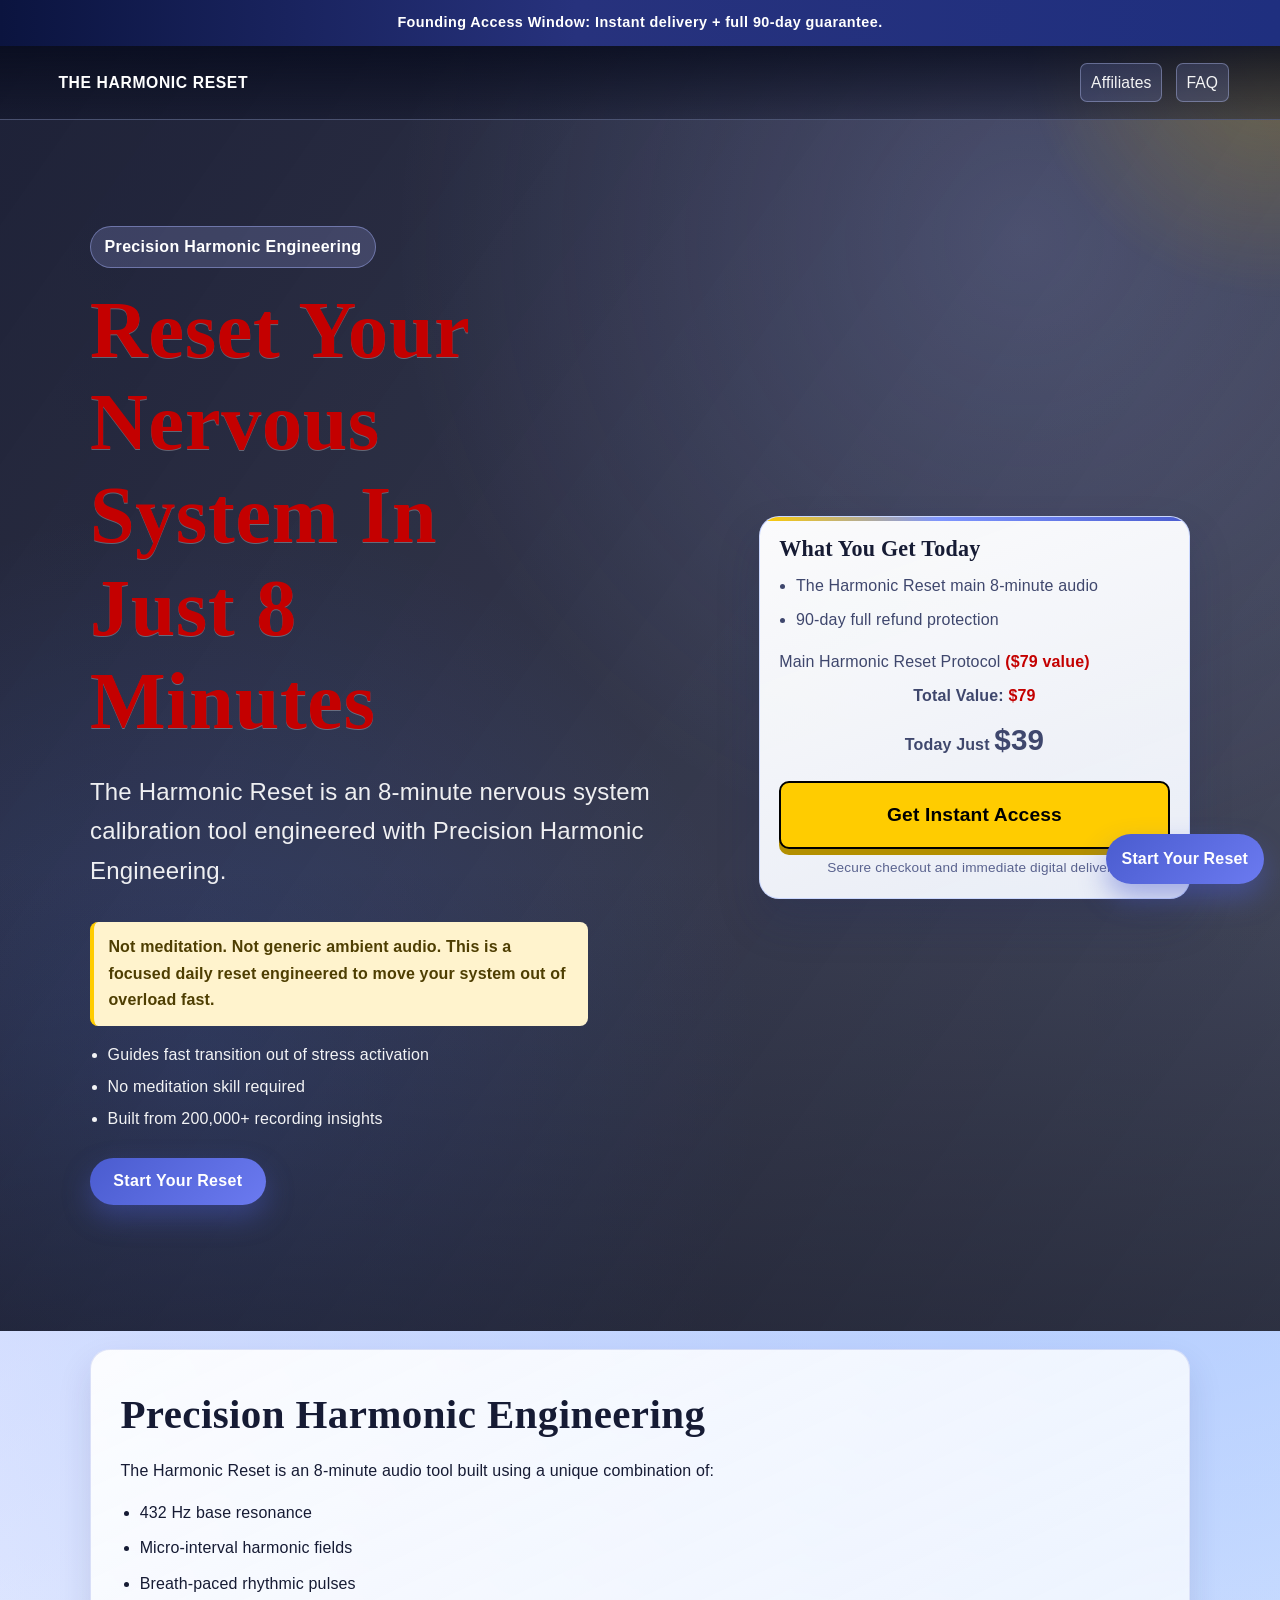
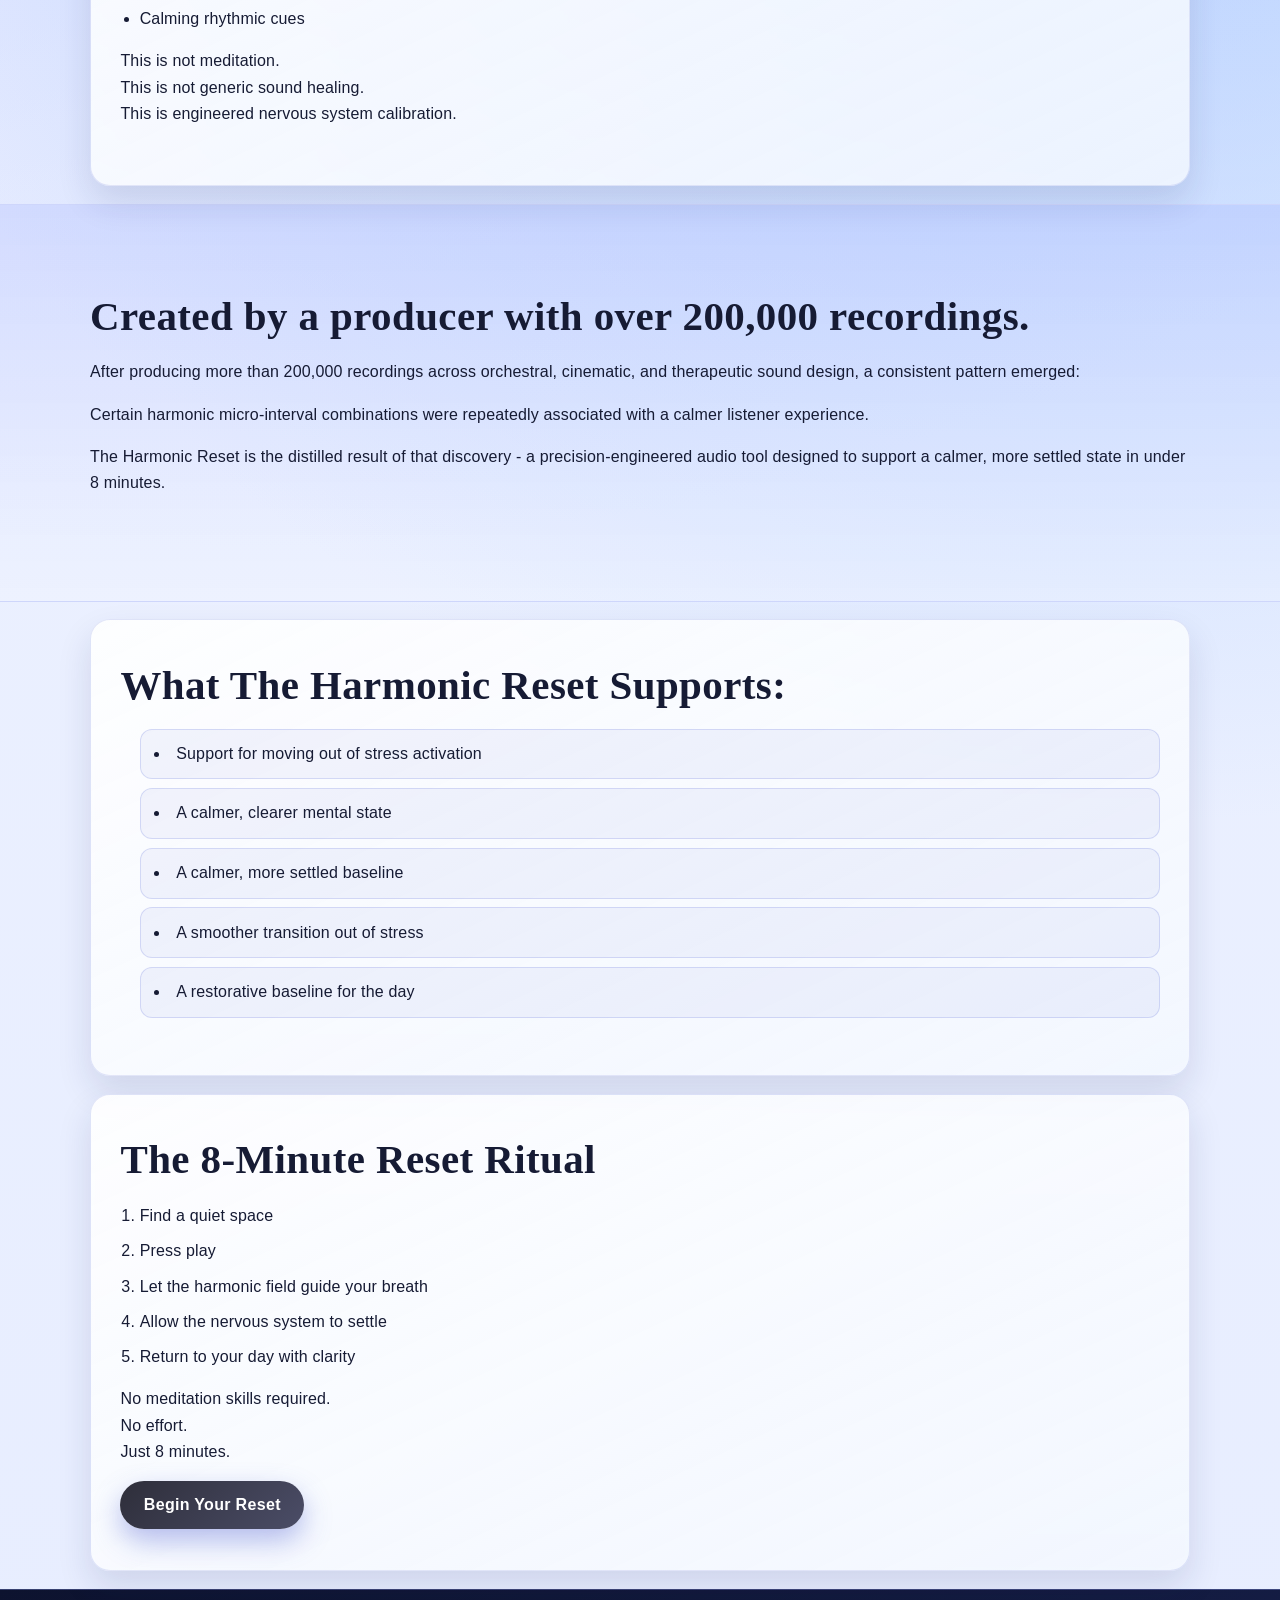
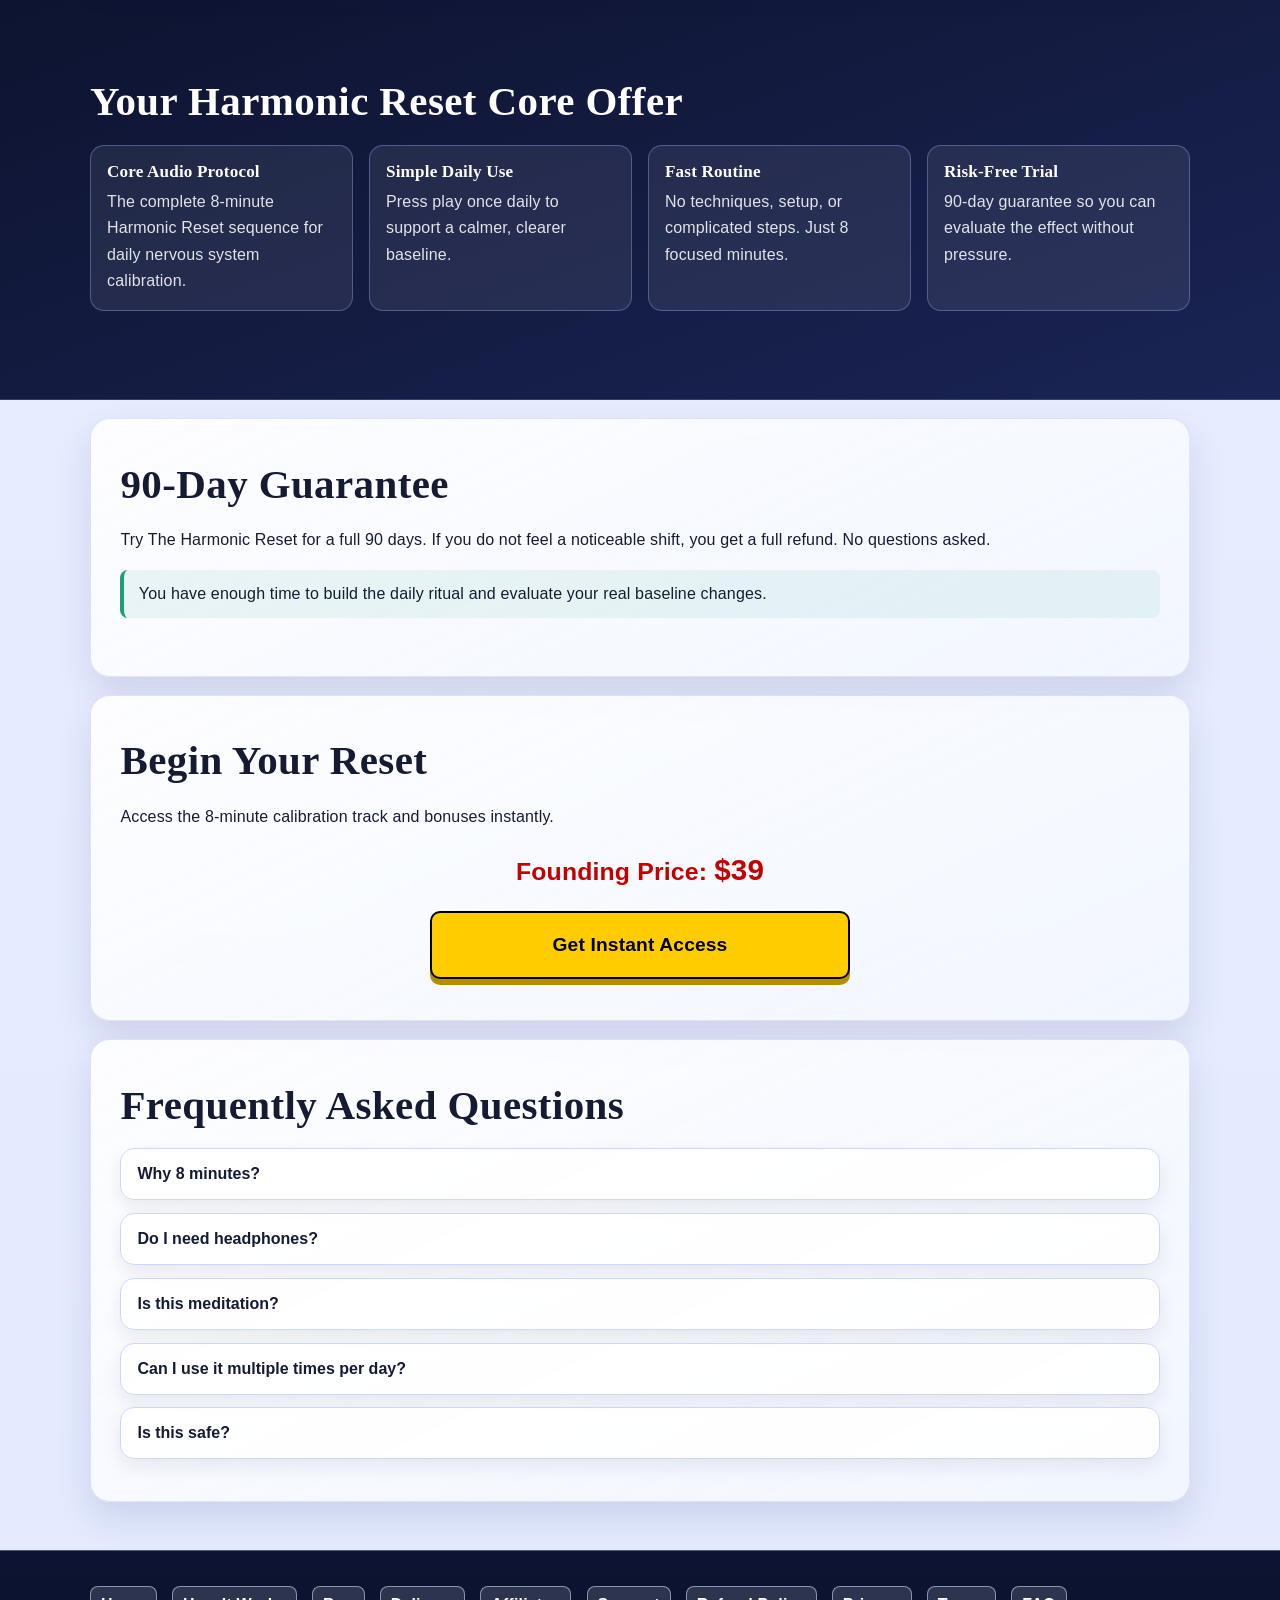
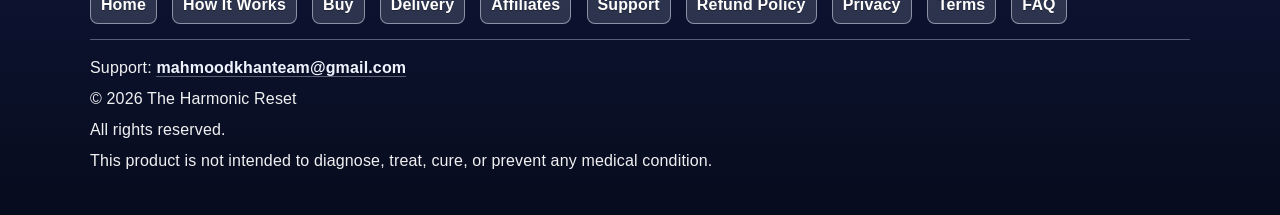
<file: index.html>
<!doctype html>
<html lang="en">
<head>
  <meta charset="UTF-8" />
  <meta name="viewport" content="width=device-width, initial-scale=1.0" />
  <title>The Harmonic Reset - 8-Minute Nervous System Calibration Tool</title>
  <meta name="description" content="An 8-minute nervous system calibration audio engineered with Precision Harmonic Engineering. Created by a producer with over 200,000 recordings." />
  <meta name="keywords" content="432 Hz, nervous system reset, harmonic therapy, sound healing, stress relief audio, parasympathetic activation" />
  <link rel="canonical" href="https://beatviral.github.io/The-Harmonic-Reset/" />

  <meta property="og:type" content="website" />
  <meta property="og:site_name" content="The Harmonic Reset" />
  <meta property="og:url" content="https://beatviral.github.io/The-Harmonic-Reset/" />
  <meta property="og:title" content="The Harmonic Reset - 8-Minute Nervous System Calibration Tool" />
  <meta property="og:description" content="Reset your nervous system in 8 minutes with a precision-engineered audio protocol and a 90-day guarantee." />
  <meta property="og:image" content="https://beatviral.github.io/The-Harmonic-Reset/assets/social-card.png" />

  <meta name="twitter:card" content="summary_large_image" />
  <meta name="twitter:title" content="The Harmonic Reset - 8-Minute Nervous System Calibration Tool" />
  <meta name="twitter:description" content="Reset your nervous system in 8 minutes with a precision-engineered audio protocol and a 90-day guarantee." />
  <meta name="twitter:image" content="https://beatviral.github.io/The-Harmonic-Reset/assets/social-card.png" />
  <link rel="stylesheet" href="style.css" />
</head>
<body>
  <div class="announce-bar">
    <p>Founding Access Window: Instant delivery + full 90-day guarantee.</p>
  </div>

  <header class="hero" id="top">
    <div class="hero-overlay" aria-hidden="true"></div>
    <nav class="top-nav" aria-label="Primary">
      <a class="brand" href="#top">The Harmonic Reset</a>
      <div class="top-links">
        <a class="small-link" href="affiliate.html">Affiliates</a>
        <a class="small-link" href="#faq">FAQ</a>
      </div>
    </nav>
    <div class="hero-content container hero-grid">
      <section class="hero-copy">
        <p class="eyebrow">Precision Harmonic Engineering</p>
        <h1 class="big-red">Reset Your Nervous System In Just 8 Minutes</h1>
        <p class="subheadline">The Harmonic Reset is an 8-minute nervous system calibration tool engineered with Precision Harmonic Engineering.</p>
        <p class="highlight">Not meditation. Not generic ambient audio. This is a focused daily reset engineered to move your system out of overload fast.</p>
        <ul class="hero-bullets">
          <li>Guides fast transition out of stress activation</li>
          <li>No meditation skill required</li>
          <li>Built from 200,000+ recording insights</li>
        </ul>
        <button class="cta-btn" data-scroll-target="#begin-reset" type="button">Start Your Reset</button>
      </section>

      <aside class="offer-box" aria-label="Offer Summary">
        <h2>What You Get Today</h2>
        <ul>
          <li>The Harmonic Reset main 8-minute audio</li>
          <li>90-day full refund protection</li>
        </ul>
        <div class="value-stack">
          <p>Main Harmonic Reset Protocol <span class="value">($79 value)</span></p>
          <p class="total-value">Total Value: <span class="value">$79</span></p>
          <p class="today-price">Today Just <span>$39</span></p>
        </div>
        <a class="yellow-btn big-btn" href="https://beatviral.pay.clickbank.net/?cbitems=1">Get Instant Access</a>
        <p class="micro-note">Secure checkout and immediate digital delivery.</p>
      </aside>
    </div>
  </header>

  <main>
    <section class="section container" id="mechanism">
      <h2>Precision Harmonic Engineering</h2>
      <p>The Harmonic Reset is an 8-minute audio tool built using a unique combination of:</p>
      <ul>
        <li>432 Hz base resonance</li>
        <li>Micro-interval harmonic fields</li>
        <li>Breath-paced rhythmic pulses</li>
        <li>Calming rhythmic cues</li>
      </ul>
      <p>This is not meditation.<br />This is not generic sound healing.<br />This is engineered nervous system calibration.</p>
    </section>

    <section class="section section-accent" id="authority">
      <div class="container">
        <h2>Created by a producer with over 200,000 recordings.</h2>
        <p>After producing more than 200,000 recordings across orchestral, cinematic, and therapeutic sound design, a consistent pattern emerged:</p>
        <p>Certain harmonic micro-interval combinations were repeatedly associated with a calmer listener experience.</p>
        <p>The Harmonic Reset is the distilled result of that discovery - a precision-engineered audio tool designed to support a calmer, more settled state in under 8 minutes.</p>
      </div>
    </section>

    <section class="section container" id="benefits">
      <h2>What The Harmonic Reset Supports:</h2>
      <ul class="benefit-list">
        <li>Support for moving out of stress activation</li>
        <li>A calmer, clearer mental state</li>
        <li>A calmer, more settled baseline</li>
        <li>A smoother transition out of stress</li>
        <li>A restorative baseline for the day</li>
      </ul>
    </section>

    <section class="section container" id="ritual">
      <h2>The 8-Minute Reset Ritual</h2>
      <ol>
        <li>Find a quiet space</li>
        <li>Press play</li>
        <li>Let the harmonic field guide your breath</li>
        <li>Allow the nervous system to settle</li>
        <li>Return to your day with clarity</li>
      </ol>
      <p>No meditation skills required.<br />No effort.<br />Just 8 minutes.</p>
      <button class="cta-btn secondary" data-scroll-target="#begin-reset" type="button">Begin Your Reset</button>
    </section>

    <section class="section section-dark" id="offer-stack">
      <div class="container">
        <h2>Your Harmonic Reset Core Offer</h2>
        <div class="stack-grid">
          <article class="stack-item">
            <h3>Core Audio Protocol</h3>
            <p>The complete 8-minute Harmonic Reset sequence for daily nervous system calibration.</p>
          </article>
          <article class="stack-item">
            <h3>Simple Daily Use</h3>
            <p>Press play once daily to support a calmer, clearer baseline.</p>
          </article>
          <article class="stack-item">
            <h3>Fast Routine</h3>
            <p>No techniques, setup, or complicated steps. Just 8 focused minutes.</p>
          </article>
          <article class="stack-item">
            <h3>Risk-Free Trial</h3>
            <p>90-day guarantee so you can evaluate the effect without pressure.</p>
          </article>
        </div>
      </div>
    </section>

    <section class="section container" id="guarantee">
      <h2>90-Day Guarantee</h2>
      <p>Try The Harmonic Reset for a full 90 days. If you do not feel a noticeable shift, you get a full refund. No questions asked.</p>
      <p class="guarantee-note">You have enough time to build the daily ritual and evaluate your real baseline changes.</p>
    </section>

    <section class="section container cta-band" id="begin-reset">
      <h2>Begin Your Reset</h2>
      <p>Access the 8-minute calibration track and bonuses instantly.</p>
      <p class="today-price">Founding Price: <span>$39</span></p>
      <a class="yellow-btn big-btn" href="https://beatviral.pay.clickbank.net/?cbitems=1">Get Instant Access</a>
    </section>

    <section class="section container" id="faq">
      <h2>Frequently Asked Questions</h2>
      <div class="faq-list" role="list">
        <article class="faq-item" role="listitem">
          <button class="faq-question" type="button" aria-expanded="false">Why 8 minutes?</button>
          <div class="faq-answer" hidden>
            <p>Many listeners may begin to feel a calming shift within the first few minutes, while the full 8-minute sequence is designed to support a deeper reset experience.</p>
          </div>
        </article>
        <article class="faq-item" role="listitem">
          <button class="faq-question" type="button" aria-expanded="false">Do I need headphones?</button>
          <div class="faq-answer" hidden>
            <p>Headphones are recommended but not required.</p>
          </div>
        </article>
        <article class="faq-item" role="listitem">
          <button class="faq-question" type="button" aria-expanded="false">Is this meditation?</button>
          <div class="faq-answer" hidden>
            <p>No. This is a precision-engineered harmonic tool.</p>
          </div>
        </article>
        <article class="faq-item" role="listitem">
          <button class="faq-question" type="button" aria-expanded="false">Can I use it multiple times per day?</button>
          <div class="faq-answer" hidden>
            <p>Yes.</p>
          </div>
        </article>
        <article class="faq-item" role="listitem">
          <button class="faq-question" type="button" aria-expanded="false">Is this safe?</button>
          <div class="faq-answer" hidden>
            <p>For most adults, this is a gentle audio experience. If you have a medical condition, are sensitive to audio stimuli, or have health concerns, consult your licensed professional before use.</p>
          </div>
        </article>
      </div>
    </section>
  </main>

  <footer class="site-footer">
    <div class="container">
      <nav class="footer-menu" aria-label="Footer Menu">
        <a href="#top">Home</a>
        <a href="#mechanism">How It Works</a>
        <a href="https://beatviral.pay.clickbank.net/?cbitems=1">Buy</a>
        <a href="delivery.html">Delivery</a>
        <a href="affiliate.html">Affiliates</a>
        <a href="support.html">Support</a>
        <a href="refund-policy.html">Refund Policy</a>
        <a href="privacy-policy.html">Privacy</a>
        <a href="terms.html">Terms</a>
        <a href="#faq">FAQ</a>
      </nav>
      <p>Support: <a class="footer-inline-link" href="mailto:mahmoodkhanteam@gmail.com">mahmoodkhanteam@gmail.com</a></p>
      <p>© 2026 The Harmonic Reset</p>
      <p>All rights reserved.</p>
      <p>This product is not intended to diagnose, treat, cure, or prevent any medical condition.</p>
    </div>
  </footer>

  <a class="floating-cta" href="#begin-reset">Start Your Reset</a>

  <script src="script.js"></script>
</body>
</html>
</file>
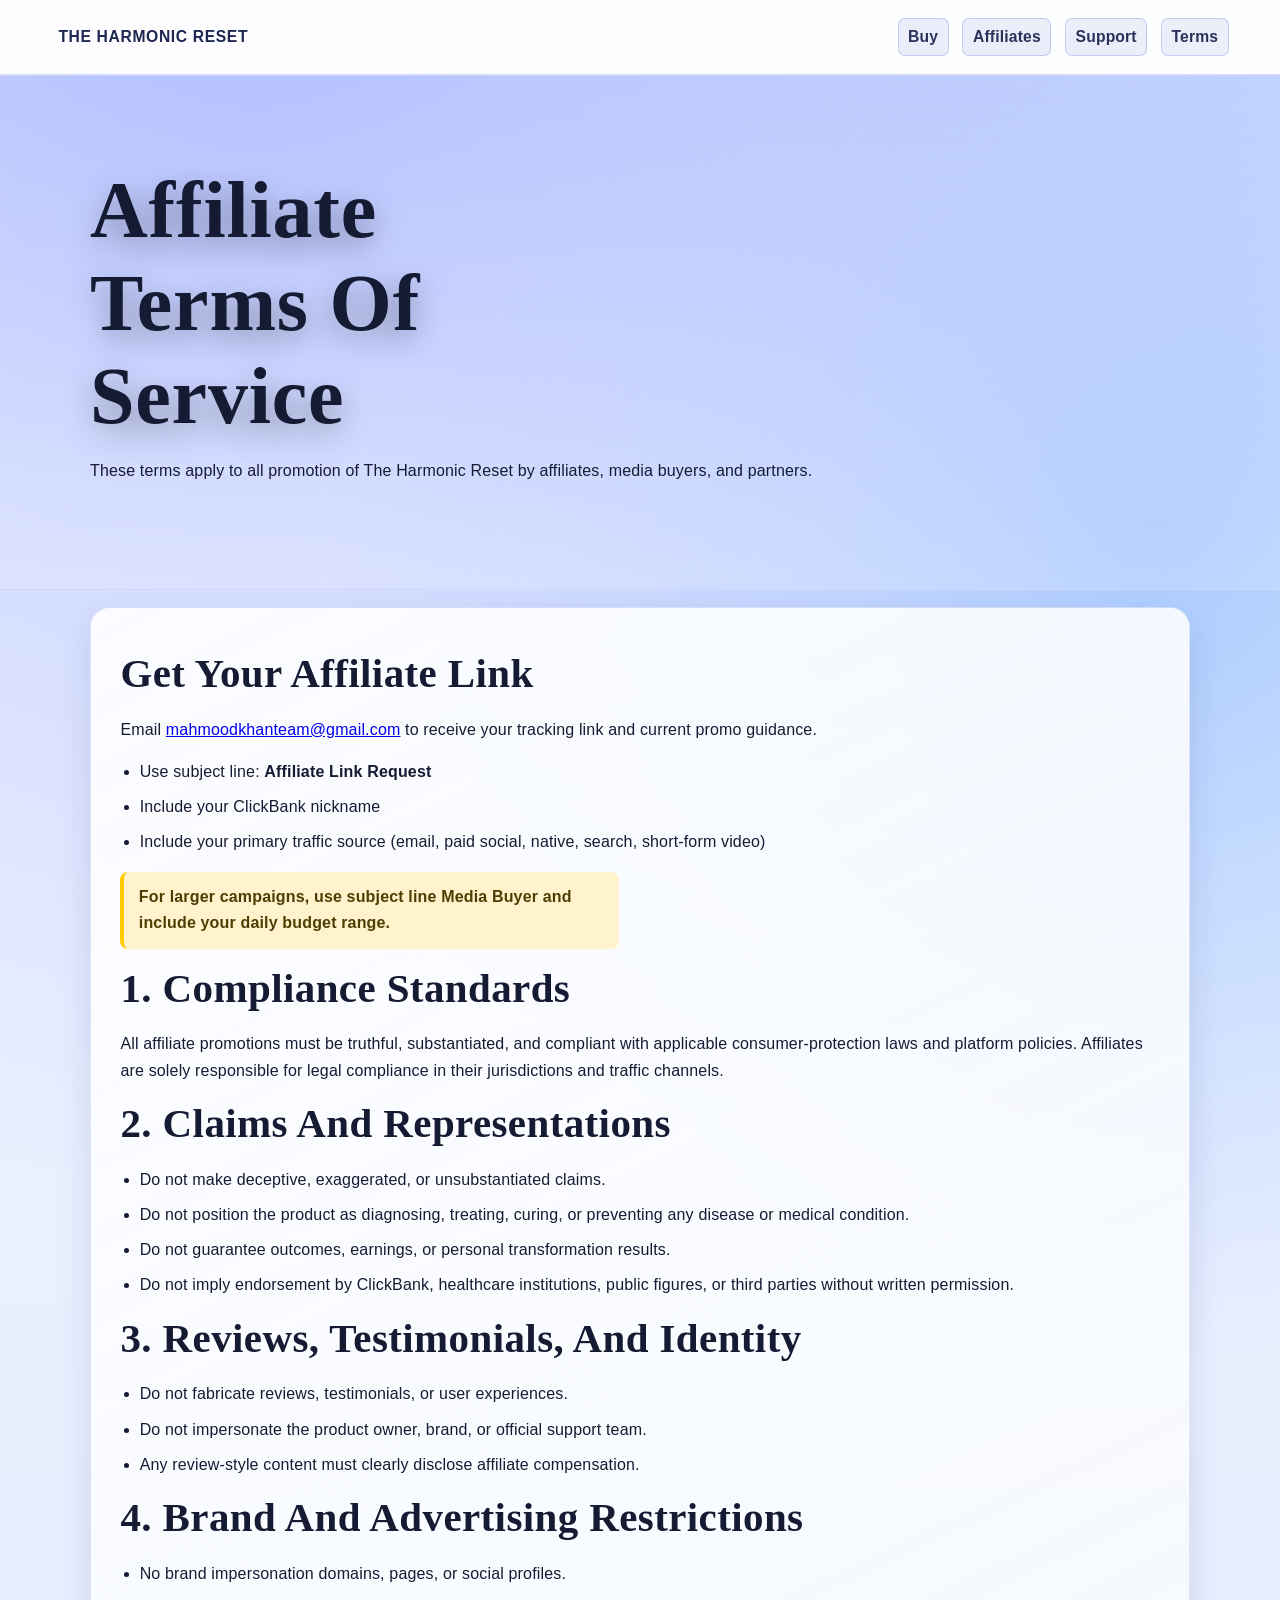
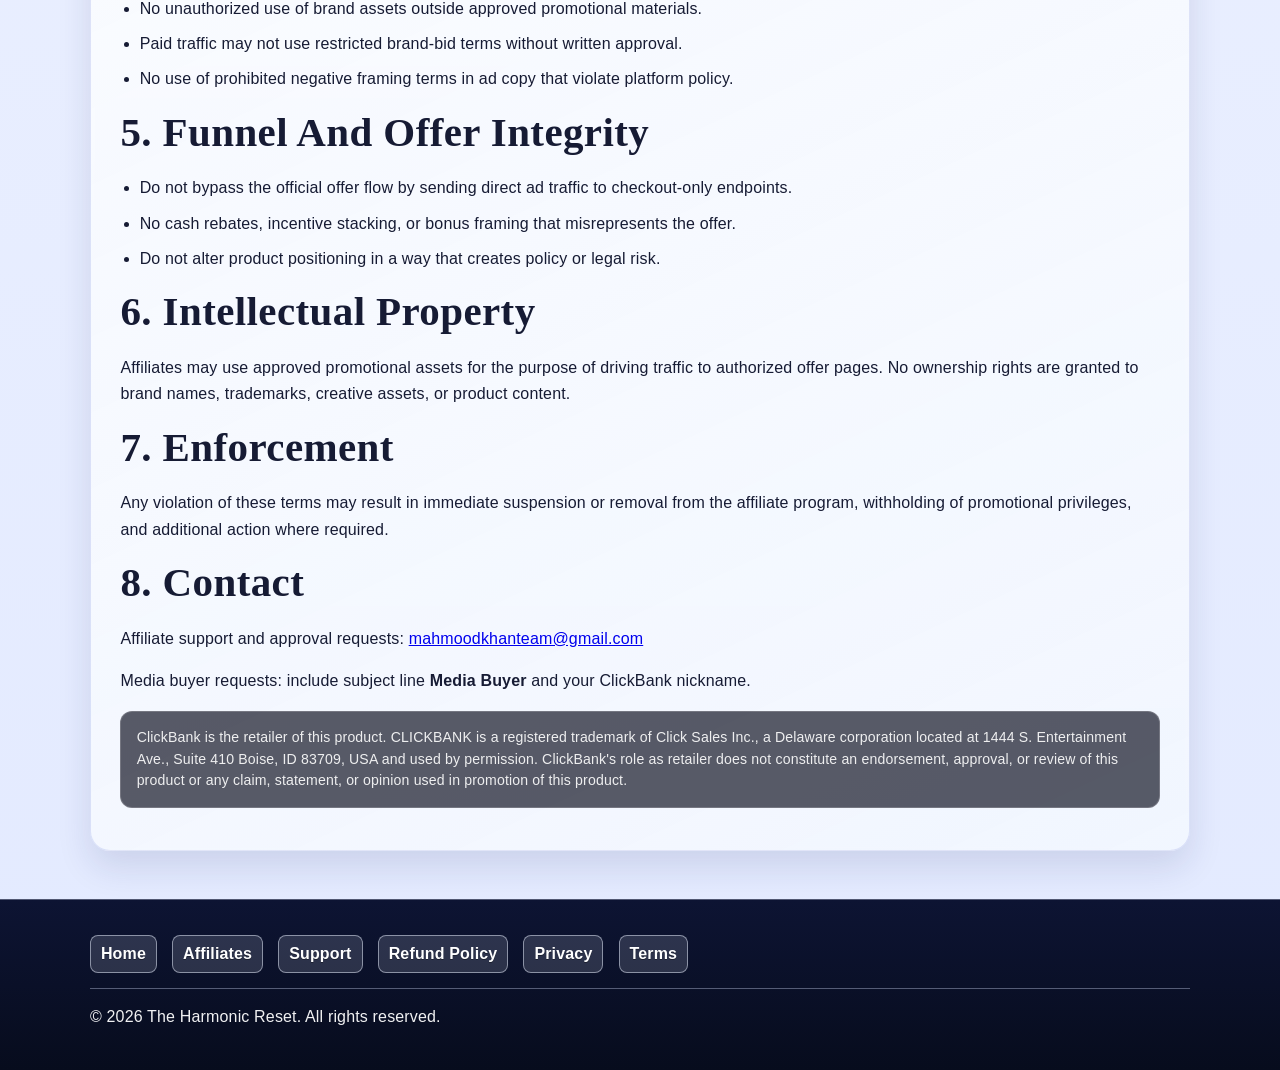
<file: affiliate-tos.html>
<!doctype html>
<html lang="en">
<head>
  <meta charset="UTF-8" />
  <meta name="viewport" content="width=device-width, initial-scale=1.0" />
  <title>The Harmonic Reset - Affiliate Terms Of Service</title>
  <meta name="description" content="Official affiliate terms, compliance rules, and link request instructions for promoting The Harmonic Reset." />
  <link rel="canonical" href="https://beatviral.github.io/The-Harmonic-Reset/affiliate-tos.html" />

  <meta property="og:type" content="website" />
  <meta property="og:site_name" content="The Harmonic Reset" />
  <meta property="og:url" content="https://beatviral.github.io/The-Harmonic-Reset/affiliate-tos.html" />
  <meta property="og:title" content="The Harmonic Reset - Affiliate Terms Of Service" />
  <meta property="og:description" content="Read affiliate compliance standards, promotion rules, and contact details before sending traffic." />
  <meta property="og:image" content="https://beatviral.github.io/The-Harmonic-Reset/assets/social-card.png" />

  <meta name="twitter:card" content="summary_large_image" />
  <meta name="twitter:title" content="The Harmonic Reset - Affiliate Terms Of Service" />
  <meta name="twitter:description" content="Read affiliate compliance standards, promotion rules, and contact details before sending traffic." />
  <meta name="twitter:image" content="https://beatviral.github.io/The-Harmonic-Reset/assets/social-card.png" />
  <link rel="stylesheet" href="style.css" />
</head>
<body>
  <nav class="top-nav plain-nav" aria-label="Primary Navigation">
    <a class="brand" href="index.html">The Harmonic Reset</a>
    <div class="top-links">
      <a class="small-link" href="https://beatviral.pay.clickbank.net/?cbitems=1">Buy</a>
      <a class="small-link" href="affiliate.html">Affiliates</a>
      <a class="small-link" href="support.html">Support</a>
      <a class="small-link" href="terms.html">Terms</a>
    </div>
  </nav>

  <header class="section section-accent" id="top">
    <div class="container">
      <h1>Affiliate Terms Of Service</h1>
      <p>These terms apply to all promotion of The Harmonic Reset by affiliates, media buyers, and partners.</p>
    </div>
  </header>

  <main>
    <section class="section container">
      <h2>Get Your Affiliate Link</h2>
      <p>Email <a href="mailto:mahmoodkhanteam@gmail.com">mahmoodkhanteam@gmail.com</a> to receive your tracking link and current promo guidance.</p>
      <ul>
        <li>Use subject line: <strong>Affiliate Link Request</strong></li>
        <li>Include your ClickBank nickname</li>
        <li>Include your primary traffic source (email, paid social, native, search, short-form video)</li>
      </ul>
      <p class="highlight">For larger campaigns, use subject line <strong>Media Buyer</strong> and include your daily budget range.</p>

      <h2>1. Compliance Standards</h2>
      <p>All affiliate promotions must be truthful, substantiated, and compliant with applicable consumer-protection laws and platform policies. Affiliates are solely responsible for legal compliance in their jurisdictions and traffic channels.</p>

      <h2>2. Claims And Representations</h2>
      <ul>
        <li>Do not make deceptive, exaggerated, or unsubstantiated claims.</li>
        <li>Do not position the product as diagnosing, treating, curing, or preventing any disease or medical condition.</li>
        <li>Do not guarantee outcomes, earnings, or personal transformation results.</li>
        <li>Do not imply endorsement by ClickBank, healthcare institutions, public figures, or third parties without written permission.</li>
      </ul>

      <h2>3. Reviews, Testimonials, And Identity</h2>
      <ul>
        <li>Do not fabricate reviews, testimonials, or user experiences.</li>
        <li>Do not impersonate the product owner, brand, or official support team.</li>
        <li>Any review-style content must clearly disclose affiliate compensation.</li>
      </ul>

      <h2>4. Brand And Advertising Restrictions</h2>
      <ul>
        <li>No brand impersonation domains, pages, or social profiles.</li>
        <li>No unauthorized use of brand assets outside approved promotional materials.</li>
        <li>Paid traffic may not use restricted brand-bid terms without written approval.</li>
        <li>No use of prohibited negative framing terms in ad copy that violate platform policy.</li>
      </ul>

      <h2>5. Funnel And Offer Integrity</h2>
      <ul>
        <li>Do not bypass the official offer flow by sending direct ad traffic to checkout-only endpoints.</li>
        <li>No cash rebates, incentive stacking, or bonus framing that misrepresents the offer.</li>
        <li>Do not alter product positioning in a way that creates policy or legal risk.</li>
      </ul>

      <h2>6. Intellectual Property</h2>
      <p>Affiliates may use approved promotional assets for the purpose of driving traffic to authorized offer pages. No ownership rights are granted to brand names, trademarks, creative assets, or product content.</p>

      <h2>7. Enforcement</h2>
      <p>Any violation of these terms may result in immediate suspension or removal from the affiliate program, withholding of promotional privileges, and additional action where required.</p>

      <h2>8. Contact</h2>
      <p>Affiliate support and approval requests: <a href="mailto:mahmoodkhanteam@gmail.com">mahmoodkhanteam@gmail.com</a></p>
      <p>Media buyer requests: include subject line <strong>Media Buyer</strong> and your ClickBank nickname.</p>

      <div class="compliance-box">
        <p>ClickBank is the retailer of this product. CLICKBANK is a registered trademark of Click Sales Inc., a Delaware corporation located at 1444 S. Entertainment Ave., Suite 410 Boise, ID 83709, USA and used by permission. ClickBank's role as retailer does not constitute an endorsement, approval, or review of this product or any claim, statement, or opinion used in promotion of this product.</p>
      </div>
    </section>
  </main>

  <footer class="site-footer">
    <div class="container">
      <nav class="footer-menu" aria-label="Footer Menu">
        <a href="index.html">Home</a>
        <a href="affiliate.html">Affiliates</a>
        <a href="support.html">Support</a>
        <a href="refund-policy.html">Refund Policy</a>
        <a href="privacy-policy.html">Privacy</a>
        <a href="terms.html">Terms</a>
      </nav>
      <p>© 2026 The Harmonic Reset. All rights reserved.</p>
    </div>
  </footer>
</body>
</html>
</file>
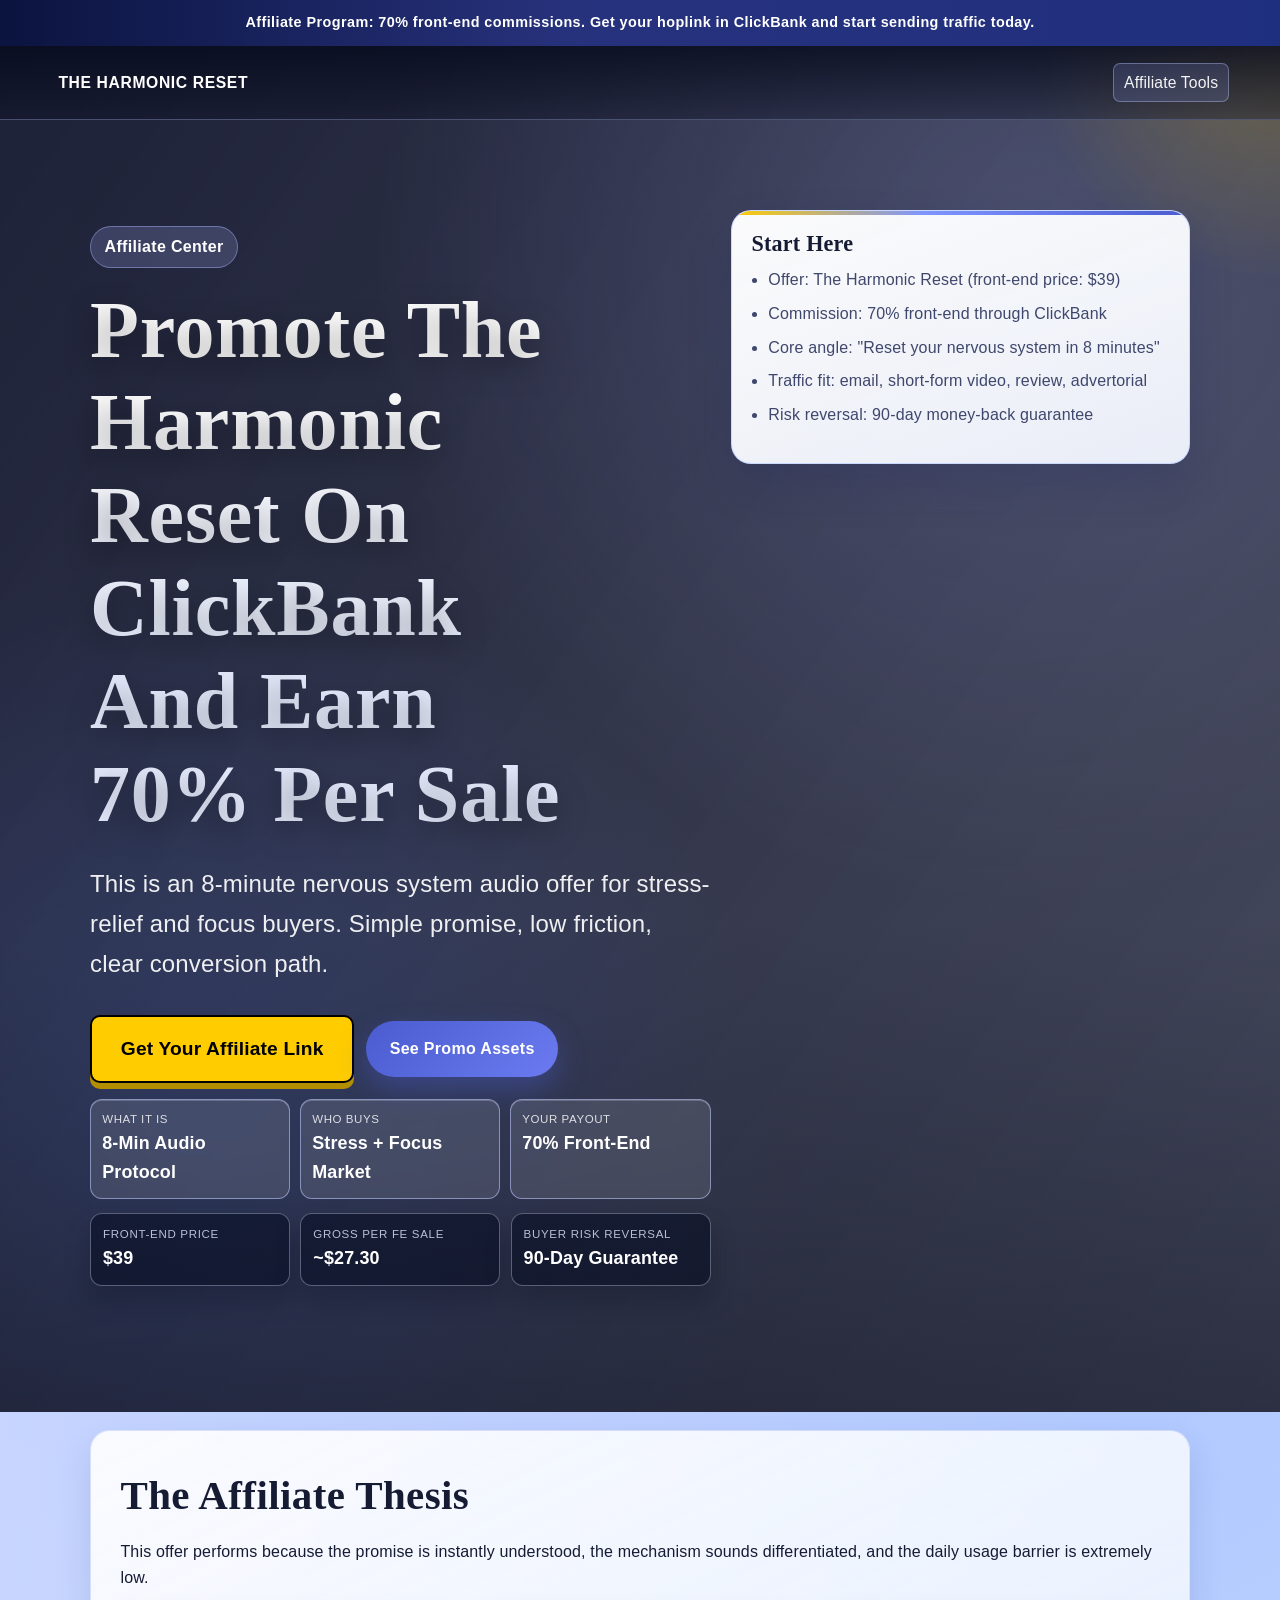
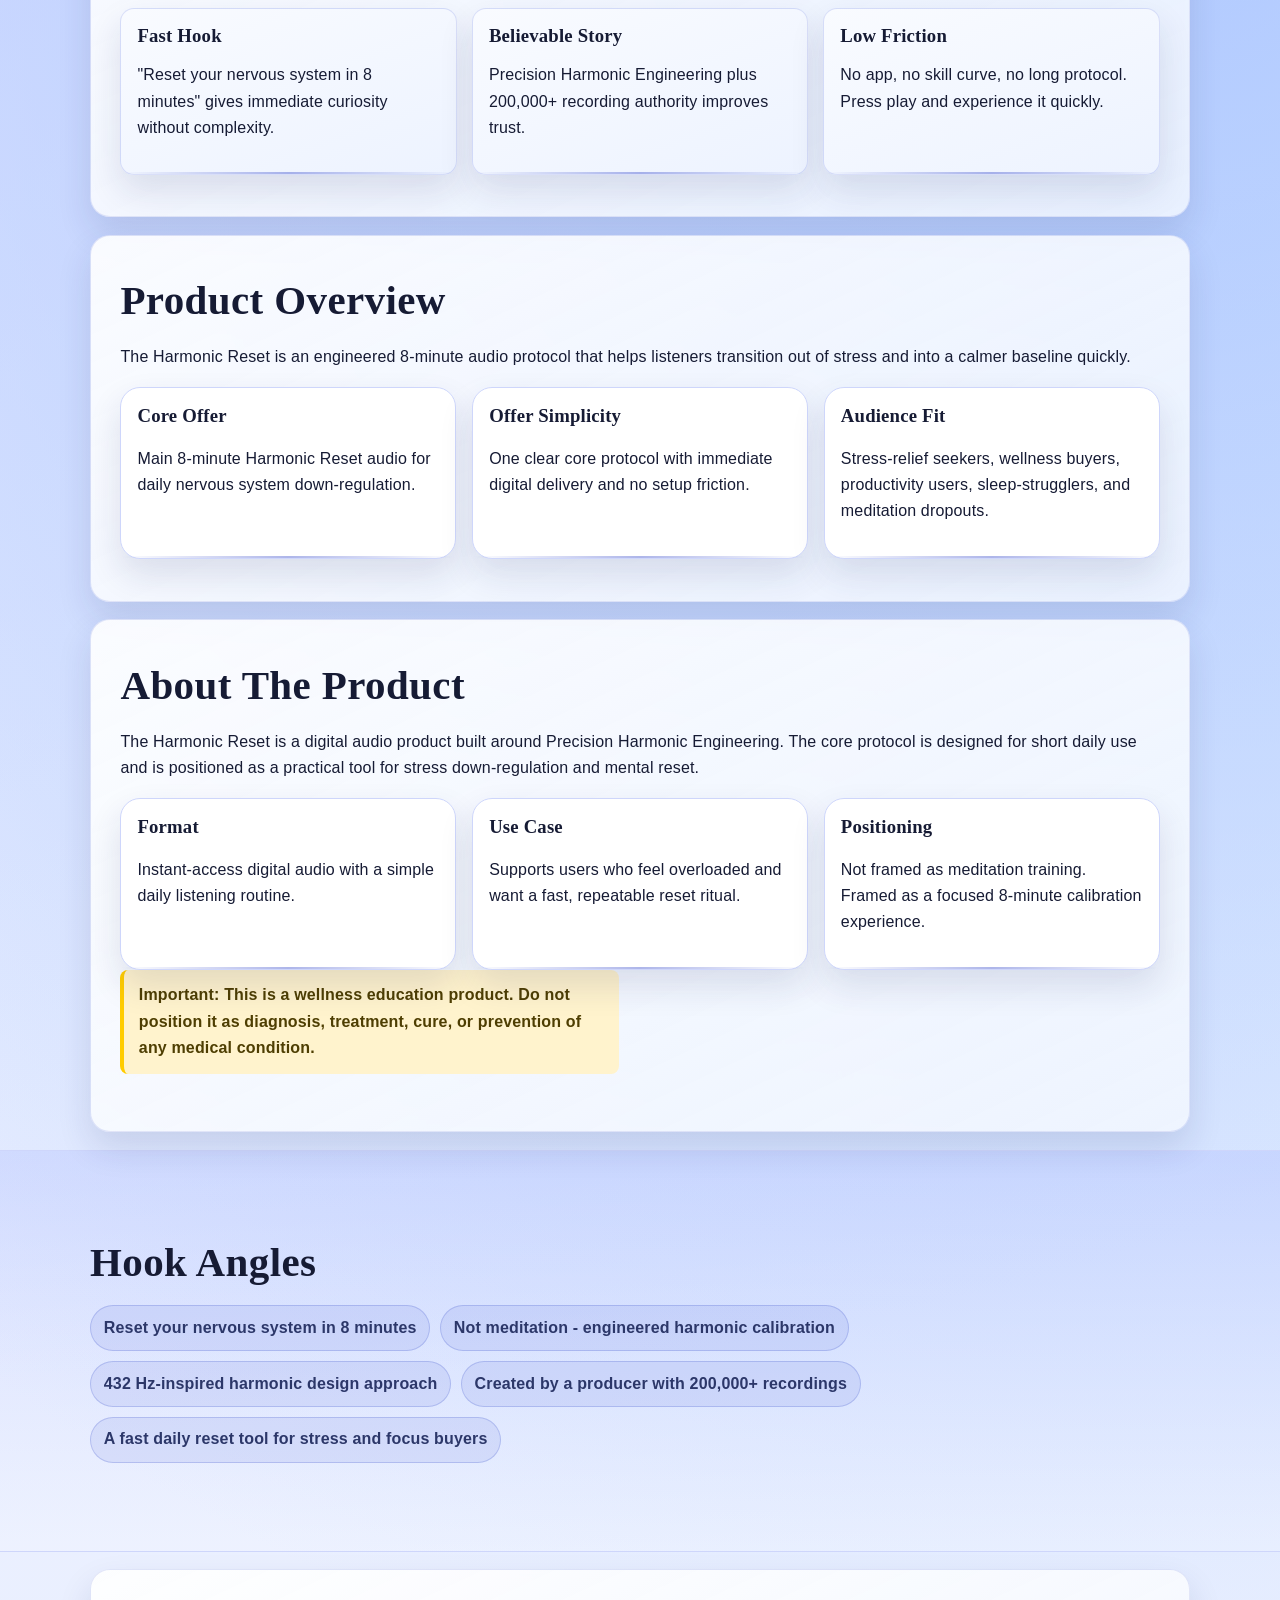
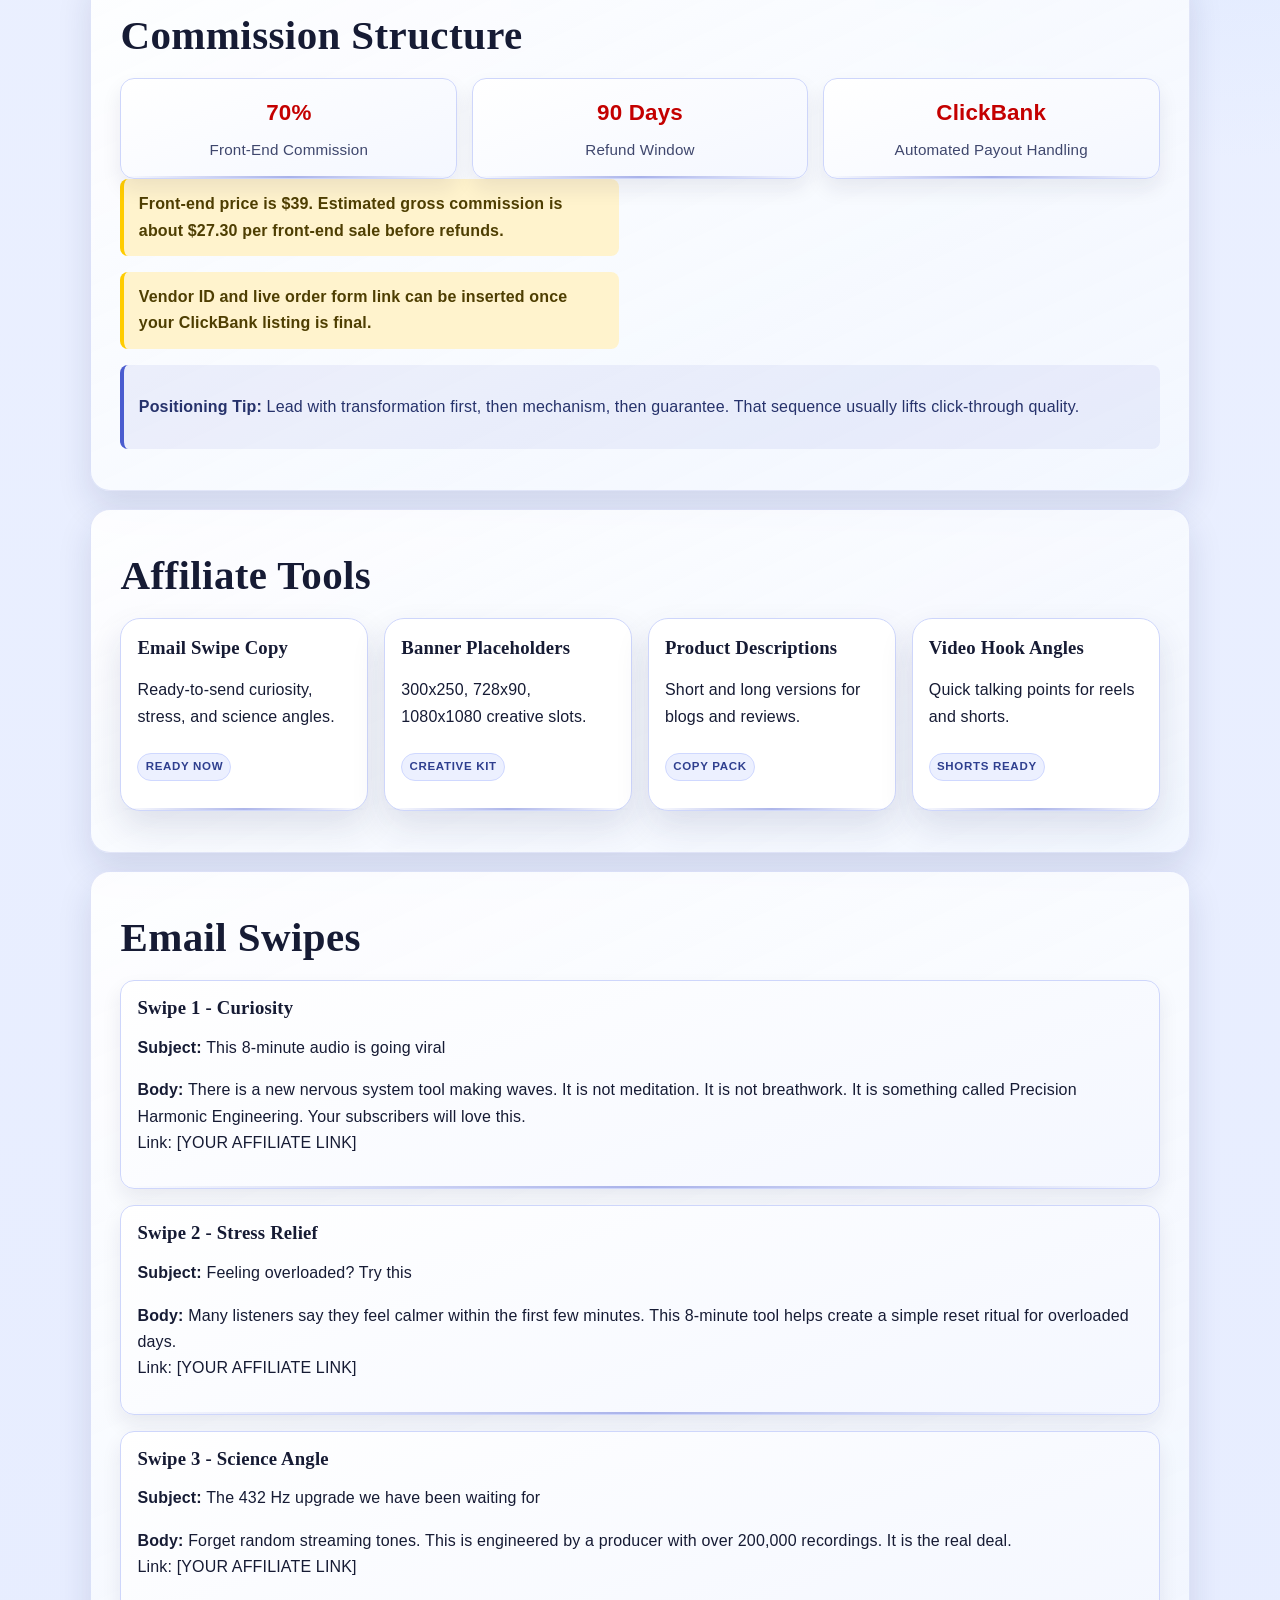
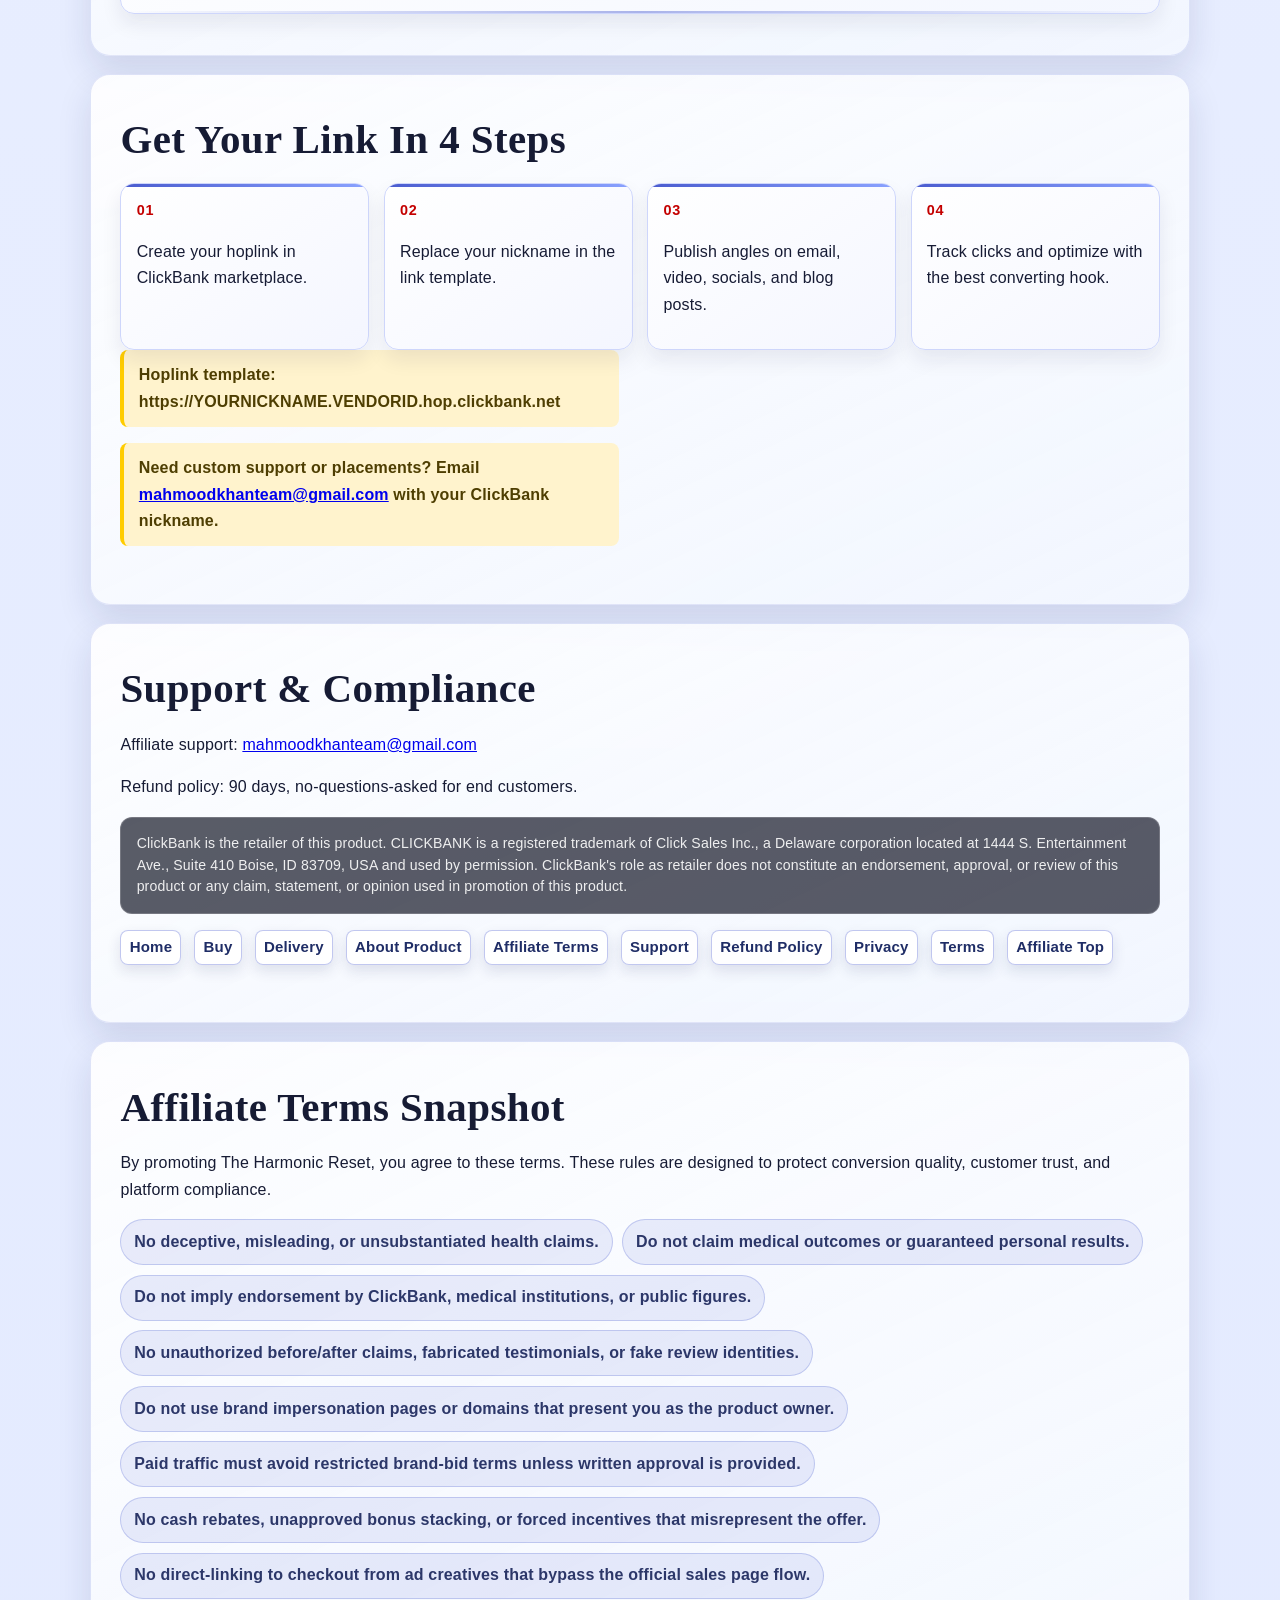
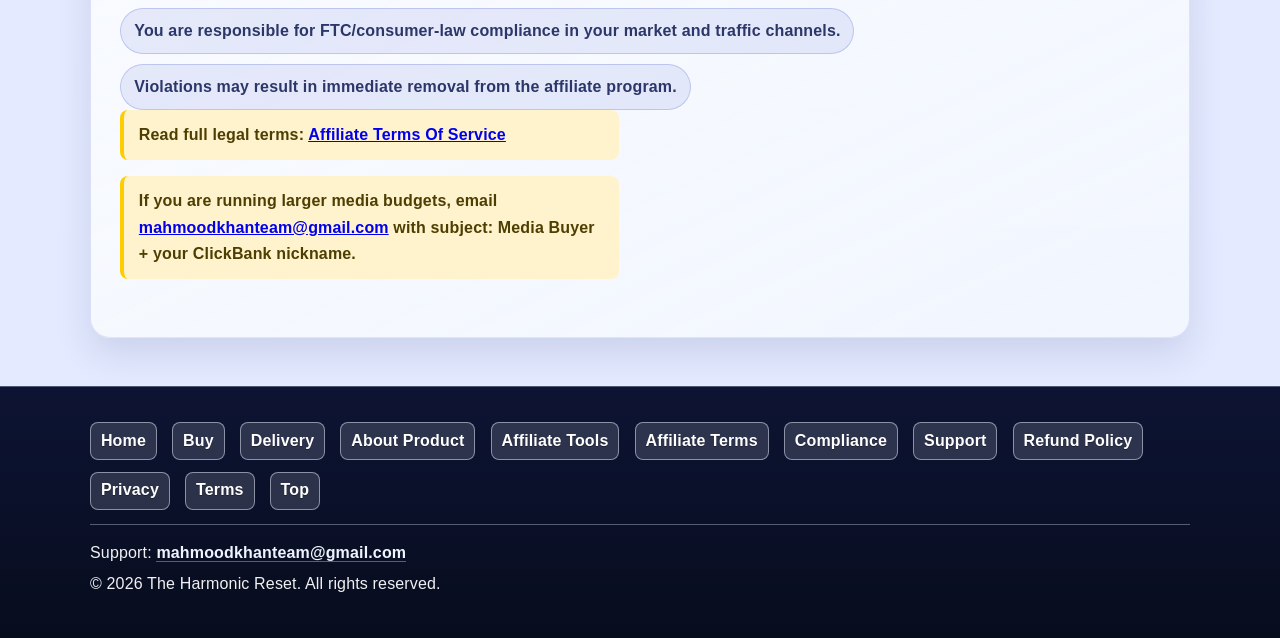
<file: affiliate.html>
<!doctype html>
<html lang="en">
<head>
  <meta charset="UTF-8" />
  <meta name="viewport" content="width=device-width, initial-scale=1.0" />
  <title>The Harmonic Reset - Affiliate Center</title>
  <meta name="description" content="Promote The Harmonic Reset on ClickBank and earn 70% front-end commissions with ready-to-use affiliate tools and compliance guidance." />
  <link rel="canonical" href="https://beatviral.github.io/The-Harmonic-Reset/affiliate.html" />

  <meta property="og:type" content="website" />
  <meta property="og:site_name" content="The Harmonic Reset" />
  <meta property="og:url" content="https://beatviral.github.io/The-Harmonic-Reset/affiliate.html" />
  <meta property="og:title" content="The Harmonic Reset - Affiliate Center" />
  <meta property="og:description" content="Join the affiliate program, earn 70% commissions, and access swipe copy, angles, and compliance-ready promo structure." />
  <meta property="og:image" content="https://beatviral.github.io/The-Harmonic-Reset/assets/social-card.png" />

  <meta name="twitter:card" content="summary_large_image" />
  <meta name="twitter:title" content="The Harmonic Reset - Affiliate Center" />
  <meta name="twitter:description" content="Join the affiliate program, earn 70% commissions, and access swipe copy, angles, and compliance-ready promo structure." />
  <meta name="twitter:image" content="https://beatviral.github.io/The-Harmonic-Reset/assets/social-card.png" />
  <link rel="stylesheet" href="style.css" />
</head>
<body>
  <div class="announce-bar">
    <p>Affiliate Program: 70% front-end commissions. Get your hoplink in ClickBank and start sending traffic today.</p>
  </div>

  <header class="hero affiliate-hero" id="top">
    <div class="hero-overlay" aria-hidden="true"></div>
    <nav class="top-nav" aria-label="Affiliate Navigation">
      <a class="brand" href="index.html">The Harmonic Reset</a>
      <a class="small-link" href="#tools">Affiliate Tools</a>
    </nav>
    <div class="hero-content container split-grid">
      <section>
        <p class="eyebrow">Affiliate Center</p>
        <h1>Promote The Harmonic Reset On ClickBank And Earn 70% Per Sale</h1>
        <p class="subheadline">This is an 8-minute nervous system audio offer for stress-relief and focus buyers. Simple promise, low friction, clear conversion path.</p>
        <div class="hero-cta-row">
          <a class="yellow-btn" href="#link-setup">Get Your Affiliate Link</a>
          <a class="cta-btn" href="#tools">See Promo Assets</a>
        </div>
        <div class="hero-proof-grid">
          <article class="proof-chip"><span>What It Is</span><strong>8-Min Audio Protocol</strong></article>
          <article class="proof-chip"><span>Who Buys</span><strong>Stress + Focus Market</strong></article>
          <article class="proof-chip"><span>Your Payout</span><strong>70% Front-End</strong></article>
        </div>
        <div class="hero-metric-strip" aria-label="Affiliate quick metrics">
          <p class="metric-tile"><span>Front-End Price</span><strong>$39</strong></p>
          <p class="metric-tile"><span>Gross Per FE Sale</span><strong>~$27.30</strong></p>
          <p class="metric-tile"><span>Buyer Risk Reversal</span><strong>90-Day Guarantee</strong></p>
        </div>
      </section>
      <aside class="offer-box">
        <h2>Start Here</h2>
        <ul>
          <li>Offer: The Harmonic Reset (front-end price: $39)</li>
          <li>Commission: 70% front-end through ClickBank</li>
          <li>Core angle: "Reset your nervous system in 8 minutes"</li>
          <li>Traffic fit: email, short-form video, review, advertorial</li>
          <li>Risk reversal: 90-day money-back guarantee</li>
        </ul>
      </aside>
    </div>
  </header>

  <main>
    <section class="section container" id="affiliate-thesis">
      <h2>The Affiliate Thesis</h2>
      <p>This offer performs because the promise is instantly understood, the mechanism sounds differentiated, and the daily usage barrier is extremely low.</p>
      <div class="thesis-grid">
        <article class="thesis-card">
          <h3>Fast Hook</h3>
          <p>"Reset your nervous system in 8 minutes" gives immediate curiosity without complexity.</p>
        </article>
        <article class="thesis-card">
          <h3>Believable Story</h3>
          <p>Precision Harmonic Engineering plus 200,000+ recording authority improves trust.</p>
        </article>
        <article class="thesis-card">
          <h3>Low Friction</h3>
          <p>No app, no skill curve, no long protocol. Press play and experience it quickly.</p>
        </article>
      </div>
    </section>

    <section class="section container" id="overview">
      <h2>Product Overview</h2>
      <p>The Harmonic Reset is an engineered 8-minute audio protocol that helps listeners transition out of stress and into a calmer baseline quickly.</p>
      <div class="card-grid">
        <article class="card">
          <h3>Core Offer</h3>
          <p>Main 8-minute Harmonic Reset audio for daily nervous system down-regulation.</p>
        </article>
        <article class="card">
          <h3>Offer Simplicity</h3>
          <p>One clear core protocol with immediate digital delivery and no setup friction.</p>
        </article>
        <article class="card">
          <h3>Audience Fit</h3>
          <p>Stress-relief seekers, wellness buyers, productivity users, sleep-strugglers, and meditation dropouts.</p>
        </article>
      </div>
    </section>

    <section class="section container" id="about-product">
      <h2>About The Product</h2>
      <p>The Harmonic Reset is a digital audio product built around Precision Harmonic Engineering. The core protocol is designed for short daily use and is positioned as a practical tool for stress down-regulation and mental reset.</p>
      <div class="card-grid">
        <article class="card">
          <h3>Format</h3>
          <p>Instant-access digital audio with a simple daily listening routine.</p>
        </article>
        <article class="card">
          <h3>Use Case</h3>
          <p>Supports users who feel overloaded and want a fast, repeatable reset ritual.</p>
        </article>
        <article class="card">
          <h3>Positioning</h3>
          <p>Not framed as meditation training. Framed as a focused 8-minute calibration experience.</p>
        </article>
      </div>
      <p class="highlight">Important: This is a wellness education product. Do not position it as diagnosis, treatment, cure, or prevention of any medical condition.</p>
    </section>

    <section class="section section-accent" id="angles">
      <div class="container">
        <h2>Hook Angles</h2>
        <ul class="pill-list">
          <li>Reset your nervous system in 8 minutes</li>
          <li>Not meditation - engineered harmonic calibration</li>
          <li>432 Hz-inspired harmonic design approach</li>
          <li>Created by a producer with 200,000+ recordings</li>
          <li>A fast daily reset tool for stress and focus buyers</li>
        </ul>
      </div>
    </section>

    <section class="section container" id="commission">
      <h2>Commission Structure</h2>
      <div class="stat-grid">
        <article class="stat-card">
          <p class="stat-value">70%</p>
          <p class="stat-label">Front-End Commission</p>
        </article>
        <article class="stat-card">
          <p class="stat-value">90 Days</p>
          <p class="stat-label">Refund Window</p>
        </article>
        <article class="stat-card">
          <p class="stat-value">ClickBank</p>
          <p class="stat-label">Automated Payout Handling</p>
        </article>
      </div>
      <p class="highlight">Front-end price is $39. Estimated gross commission is about $27.30 per front-end sale before refunds.</p>
      <p class="highlight">Vendor ID and live order form link can be inserted once your ClickBank listing is final.</p>
      <div class="commission-callout">
        <p><strong>Positioning Tip:</strong> Lead with transformation first, then mechanism, then guarantee. That sequence usually lifts click-through quality.</p>
      </div>
    </section>

    <section class="section container" id="tools">
      <h2>Affiliate Tools</h2>
      <div class="card-grid">
        <article class="card"><h3>Email Swipe Copy</h3><p>Ready-to-send curiosity, stress, and science angles.</p><p class="asset-tag">READY NOW</p></article>
        <article class="card"><h3>Banner Placeholders</h3><p>300x250, 728x90, 1080x1080 creative slots.</p><p class="asset-tag">CREATIVE KIT</p></article>
        <article class="card"><h3>Product Descriptions</h3><p>Short and long versions for blogs and reviews.</p><p class="asset-tag">COPY PACK</p></article>
        <article class="card"><h3>Video Hook Angles</h3><p>Quick talking points for reels and shorts.</p><p class="asset-tag">SHORTS READY</p></article>
      </div>
    </section>

    <section class="section container" id="swipes">
      <h2>Email Swipes</h2>
      <div class="swipe-grid">
        <article class="swipe-card">
          <h3>Swipe 1 - Curiosity</h3>
          <p><strong>Subject:</strong> This 8-minute audio is going viral</p>
          <p><strong>Body:</strong> There is a new nervous system tool making waves. It is not meditation. It is not breathwork. It is something called Precision Harmonic Engineering. Your subscribers will love this.<br />Link: [YOUR AFFILIATE LINK]</p>
        </article>
        <article class="swipe-card">
          <h3>Swipe 2 - Stress Relief</h3>
          <p><strong>Subject:</strong> Feeling overloaded? Try this</p>
          <p><strong>Body:</strong> Many listeners say they feel calmer within the first few minutes. This 8-minute tool helps create a simple reset ritual for overloaded days.<br />Link: [YOUR AFFILIATE LINK]</p>
        </article>
        <article class="swipe-card">
          <h3>Swipe 3 - Science Angle</h3>
          <p><strong>Subject:</strong> The 432 Hz upgrade we have been waiting for</p>
          <p><strong>Body:</strong> Forget random streaming tones. This is engineered by a producer with over 200,000 recordings. It is the real deal.<br />Link: [YOUR AFFILIATE LINK]</p>
        </article>
      </div>
    </section>

    <section class="section container" id="link-setup">
      <h2>Get Your Link In 4 Steps</h2>
      <div class="step-grid timeline-grid">
        <article class="step-card"><p class="step-num">01</p><p>Create your hoplink in ClickBank marketplace.</p></article>
        <article class="step-card"><p class="step-num">02</p><p>Replace your nickname in the link template.</p></article>
        <article class="step-card"><p class="step-num">03</p><p>Publish angles on email, video, socials, and blog posts.</p></article>
        <article class="step-card"><p class="step-num">04</p><p>Track clicks and optimize with the best converting hook.</p></article>
      </div>
      <p class="highlight">Hoplink template: https://YOURNICKNAME.VENDORID.hop.clickbank.net</p>
      <p class="highlight">Need custom support or placements? Email <a href="mailto:mahmoodkhanteam@gmail.com">mahmoodkhanteam@gmail.com</a> with your ClickBank nickname.</p>
    </section>

    <section class="section container cta-band" id="compliance">
      <h2>Support & Compliance</h2>
      <p>Affiliate support: <a href="mailto:mahmoodkhanteam@gmail.com">mahmoodkhanteam@gmail.com</a></p>
      <p>Refund policy: 90 days, no-questions-asked for end customers.</p>
      <div class="compliance-box">
        <p>ClickBank is the retailer of this product. CLICKBANK is a registered trademark of Click Sales Inc., a Delaware corporation located at 1444 S. Entertainment Ave., Suite 410 Boise, ID 83709, USA and used by permission. ClickBank's role as retailer does not constitute an endorsement, approval, or review of this product or any claim, statement, or opinion used in promotion of this product.</p>
      </div>
      <p class="link-cloud">
        <a href="index.html">Home</a>
        <a href="https://beatviral.pay.clickbank.net/?cbitems=1">Buy</a>
        <a href="delivery.html">Delivery</a>
        <a href="#about-product">About Product</a>
        <a href="affiliate-tos.html">Affiliate Terms</a>
        <a href="support.html">Support</a>
        <a href="refund-policy.html">Refund Policy</a>
        <a href="privacy-policy.html">Privacy</a>
        <a href="terms.html">Terms</a>
        <a href="#top">Affiliate Top</a>
      </p>
    </section>

    <section class="section container" id="affiliate-terms">
      <h2>Affiliate Terms Snapshot</h2>
      <p>By promoting The Harmonic Reset, you agree to these terms. These rules are designed to protect conversion quality, customer trust, and platform compliance.</p>
      <ul class="pill-list">
        <li>No deceptive, misleading, or unsubstantiated health claims.</li>
        <li>Do not claim medical outcomes or guaranteed personal results.</li>
        <li>Do not imply endorsement by ClickBank, medical institutions, or public figures.</li>
        <li>No unauthorized before/after claims, fabricated testimonials, or fake review identities.</li>
        <li>Do not use brand impersonation pages or domains that present you as the product owner.</li>
        <li>Paid traffic must avoid restricted brand-bid terms unless written approval is provided.</li>
        <li>No cash rebates, unapproved bonus stacking, or forced incentives that misrepresent the offer.</li>
        <li>No direct-linking to checkout from ad creatives that bypass the official sales page flow.</li>
        <li>You are responsible for FTC/consumer-law compliance in your market and traffic channels.</li>
        <li>Violations may result in immediate removal from the affiliate program.</li>
      </ul>
      <p class="highlight">Read full legal terms: <a href="affiliate-tos.html">Affiliate Terms Of Service</a></p>
      <p class="highlight">If you are running larger media budgets, email <a href="mailto:mahmoodkhanteam@gmail.com">mahmoodkhanteam@gmail.com</a> with subject: Media Buyer + your ClickBank nickname.</p>
    </section>
  </main>

  <footer class="site-footer">
    <div class="container">
      <nav class="footer-menu" aria-label="Footer Menu">
        <a href="index.html">Home</a>
        <a href="https://beatviral.pay.clickbank.net/?cbitems=1">Buy</a>
        <a href="delivery.html">Delivery</a>
        <a href="#about-product">About Product</a>
        <a href="#tools">Affiliate Tools</a>
        <a href="affiliate-tos.html">Affiliate Terms</a>
        <a href="#compliance">Compliance</a>
        <a href="support.html">Support</a>
        <a href="refund-policy.html">Refund Policy</a>
        <a href="privacy-policy.html">Privacy</a>
        <a href="terms.html">Terms</a>
        <a href="#top">Top</a>
      </nav>
      <p>Support: <a class="footer-inline-link" href="mailto:mahmoodkhanteam@gmail.com">mahmoodkhanteam@gmail.com</a></p>
      <p>© 2026 The Harmonic Reset. All rights reserved.</p>
    </div>
  </footer>
</body>
</html>
</file>
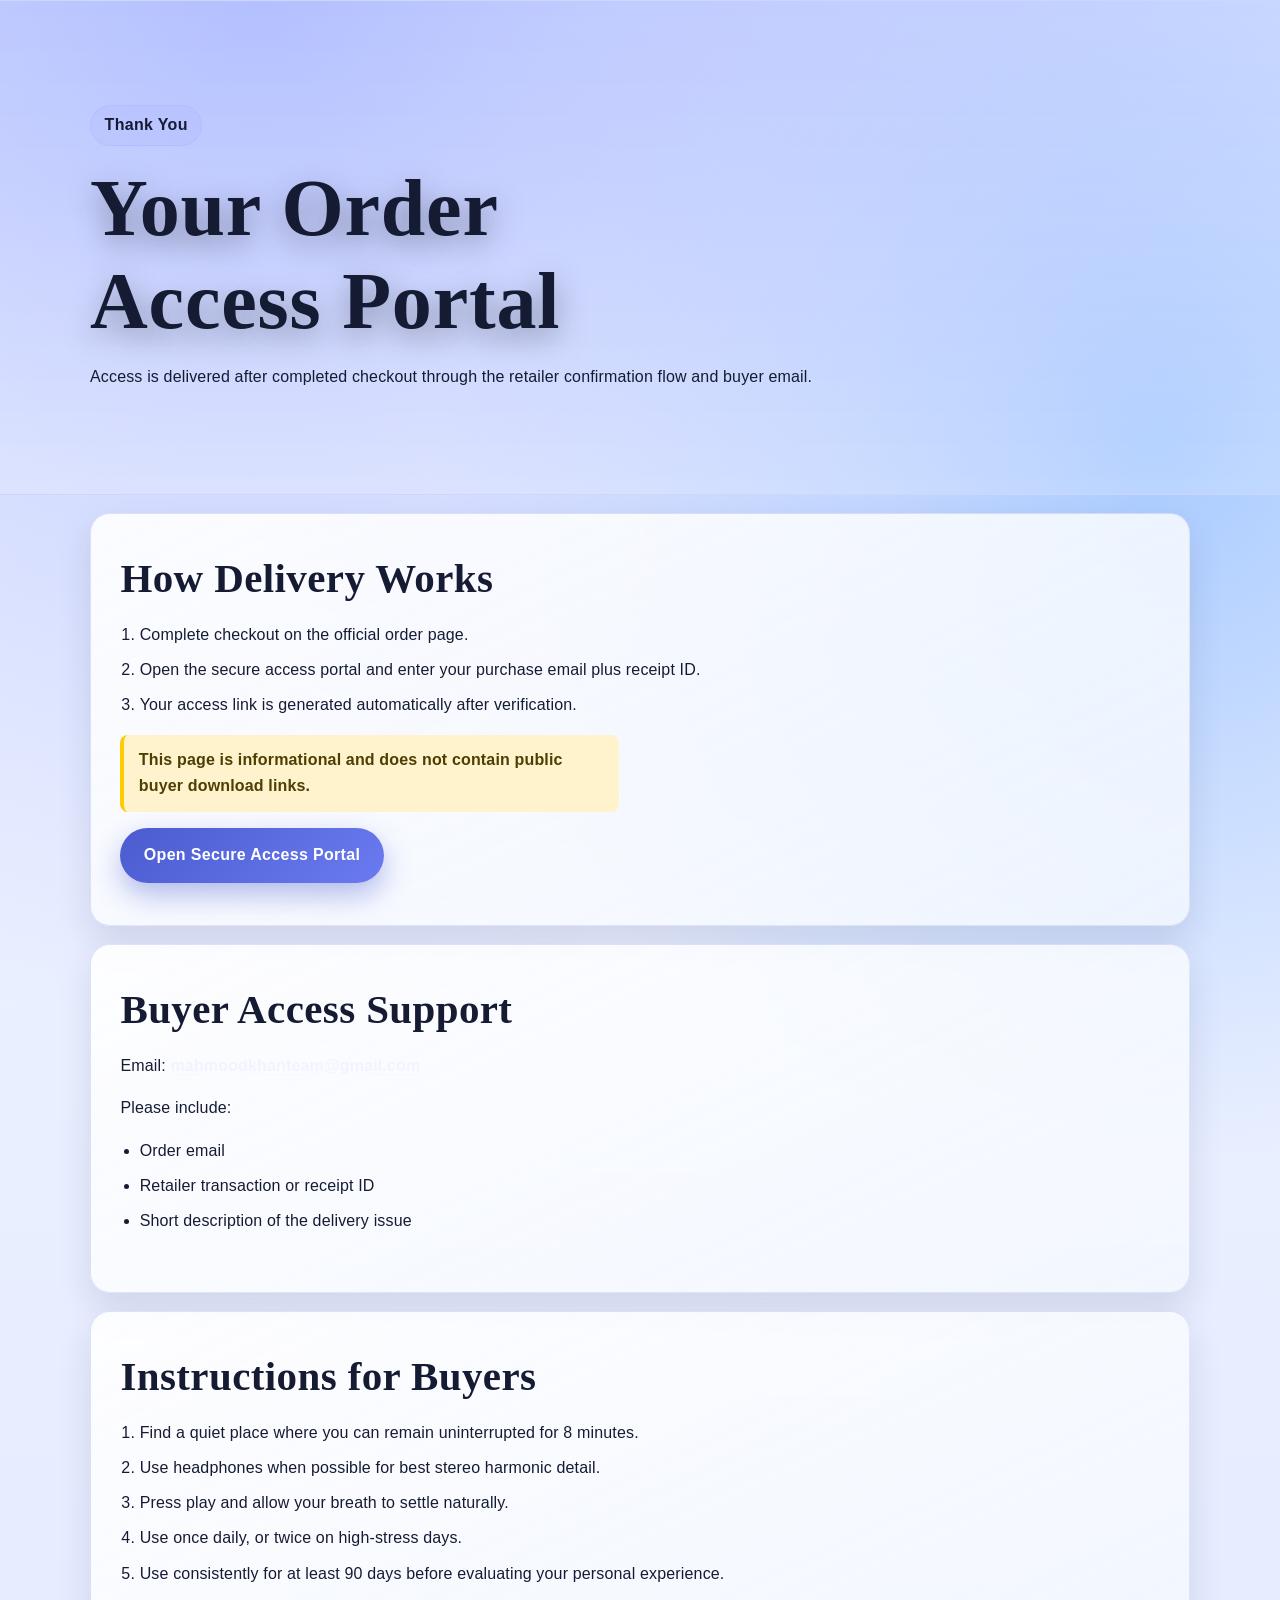
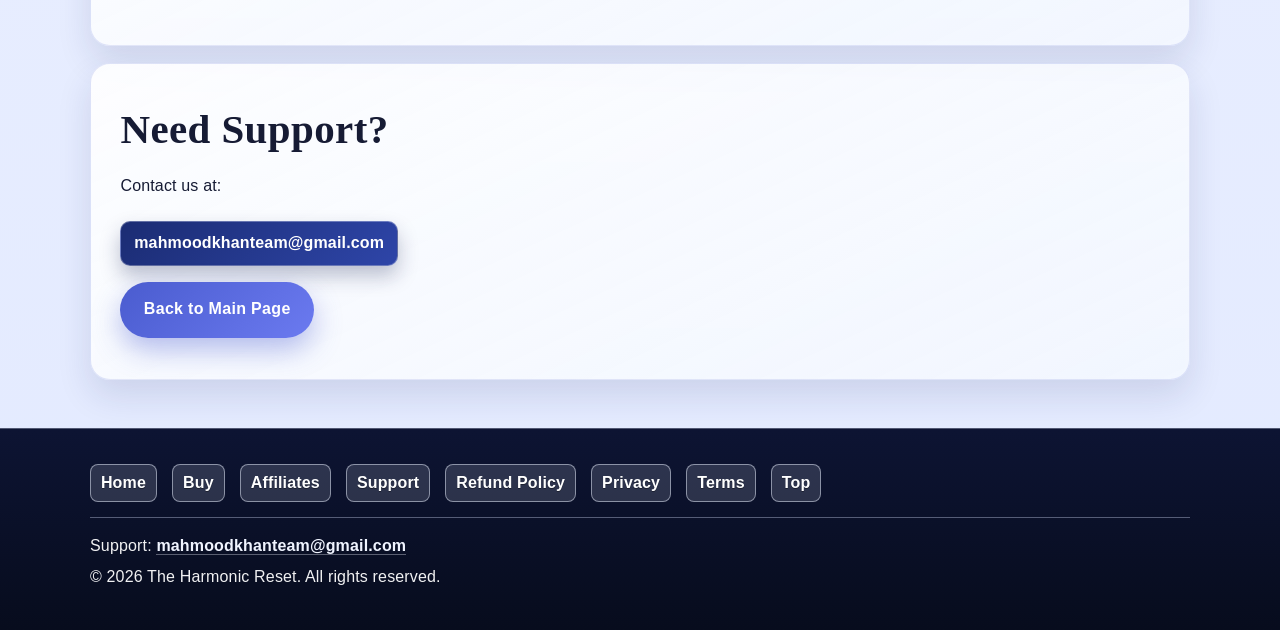
<file: delivery.html>
<!doctype html>
<html lang="en">
<head>
  <meta charset="UTF-8" />
  <meta name="viewport" content="width=device-width, initial-scale=1.0" />
  <title>The Harmonic Reset - Delivery</title>
  <link rel="stylesheet" href="style.css" />
</head>
<body>
  <header class="section section-accent" id="top">
    <div class="container">
      <p class="eyebrow">Thank You</p>
      <h1>Your Order Access Portal</h1>
      <p>Access is delivered after completed checkout through the retailer confirmation flow and buyer email.</p>
    </div>
  </header>

  <main>
    <section class="section container">
      <h2>How Delivery Works</h2>
      <ol>
        <li>Complete checkout on the official order page.</li>
        <li>Open the secure access portal and enter your purchase email plus receipt ID.</li>
        <li>Your access link is generated automatically after verification.</li>
      </ol>
      <p class="highlight">This page is informational and does not contain public buyer download links.</p>
      <a class="cta-btn" href="secure-access.html?product=harmonic-reset">Open Secure Access Portal</a>
    </section>

    <section class="section container">
      <h2>Buyer Access Support</h2>
      <p>Email: <a class="footer-inline-link" href="mailto:mahmoodkhanteam@gmail.com">mahmoodkhanteam@gmail.com</a></p>
      <p>Please include:</p>
      <ul>
        <li>Order email</li>
        <li>Retailer transaction or receipt ID</li>
        <li>Short description of the delivery issue</li>
      </ul>
    </section>

    <section class="section container">
      <h2>Instructions for Buyers</h2>
      <ol>
        <li>Find a quiet place where you can remain uninterrupted for 8 minutes.</li>
        <li>Use headphones when possible for best stereo harmonic detail.</li>
        <li>Press play and allow your breath to settle naturally.</li>
        <li>Use once daily, or twice on high-stress days.</li>
        <li>Use consistently for at least 90 days before evaluating your personal experience.</li>
      </ol>
    </section>

    <section class="section container cta-band">
      <h2>Need Support?</h2>
      <p>Contact us at:</p>
      <p><a class="support-email-link" href="mailto:mahmoodkhanteam@gmail.com">mahmoodkhanteam@gmail.com</a></p>
      <a class="cta-btn" href="index.html">Back to Main Page</a>
    </section>
  </main>

  <footer class="site-footer">
    <div class="container">
      <nav class="footer-menu" aria-label="Footer Menu">
        <a href="index.html">Home</a>
        <a href="https://beatviral.pay.clickbank.net/?cbitems=1">Buy</a>
        <a href="affiliate.html">Affiliates</a>
        <a href="support.html">Support</a>
        <a href="refund-policy.html">Refund Policy</a>
        <a href="privacy-policy.html">Privacy</a>
        <a href="terms.html">Terms</a>
        <a href="#top">Top</a>
      </nav>
      <p>Support: <a class="footer-inline-link" href="mailto:mahmoodkhanteam@gmail.com">mahmoodkhanteam@gmail.com</a></p>
      <p>© 2026 The Harmonic Reset. All rights reserved.</p>
    </div>
  </footer>
</body>
</html>
</file>
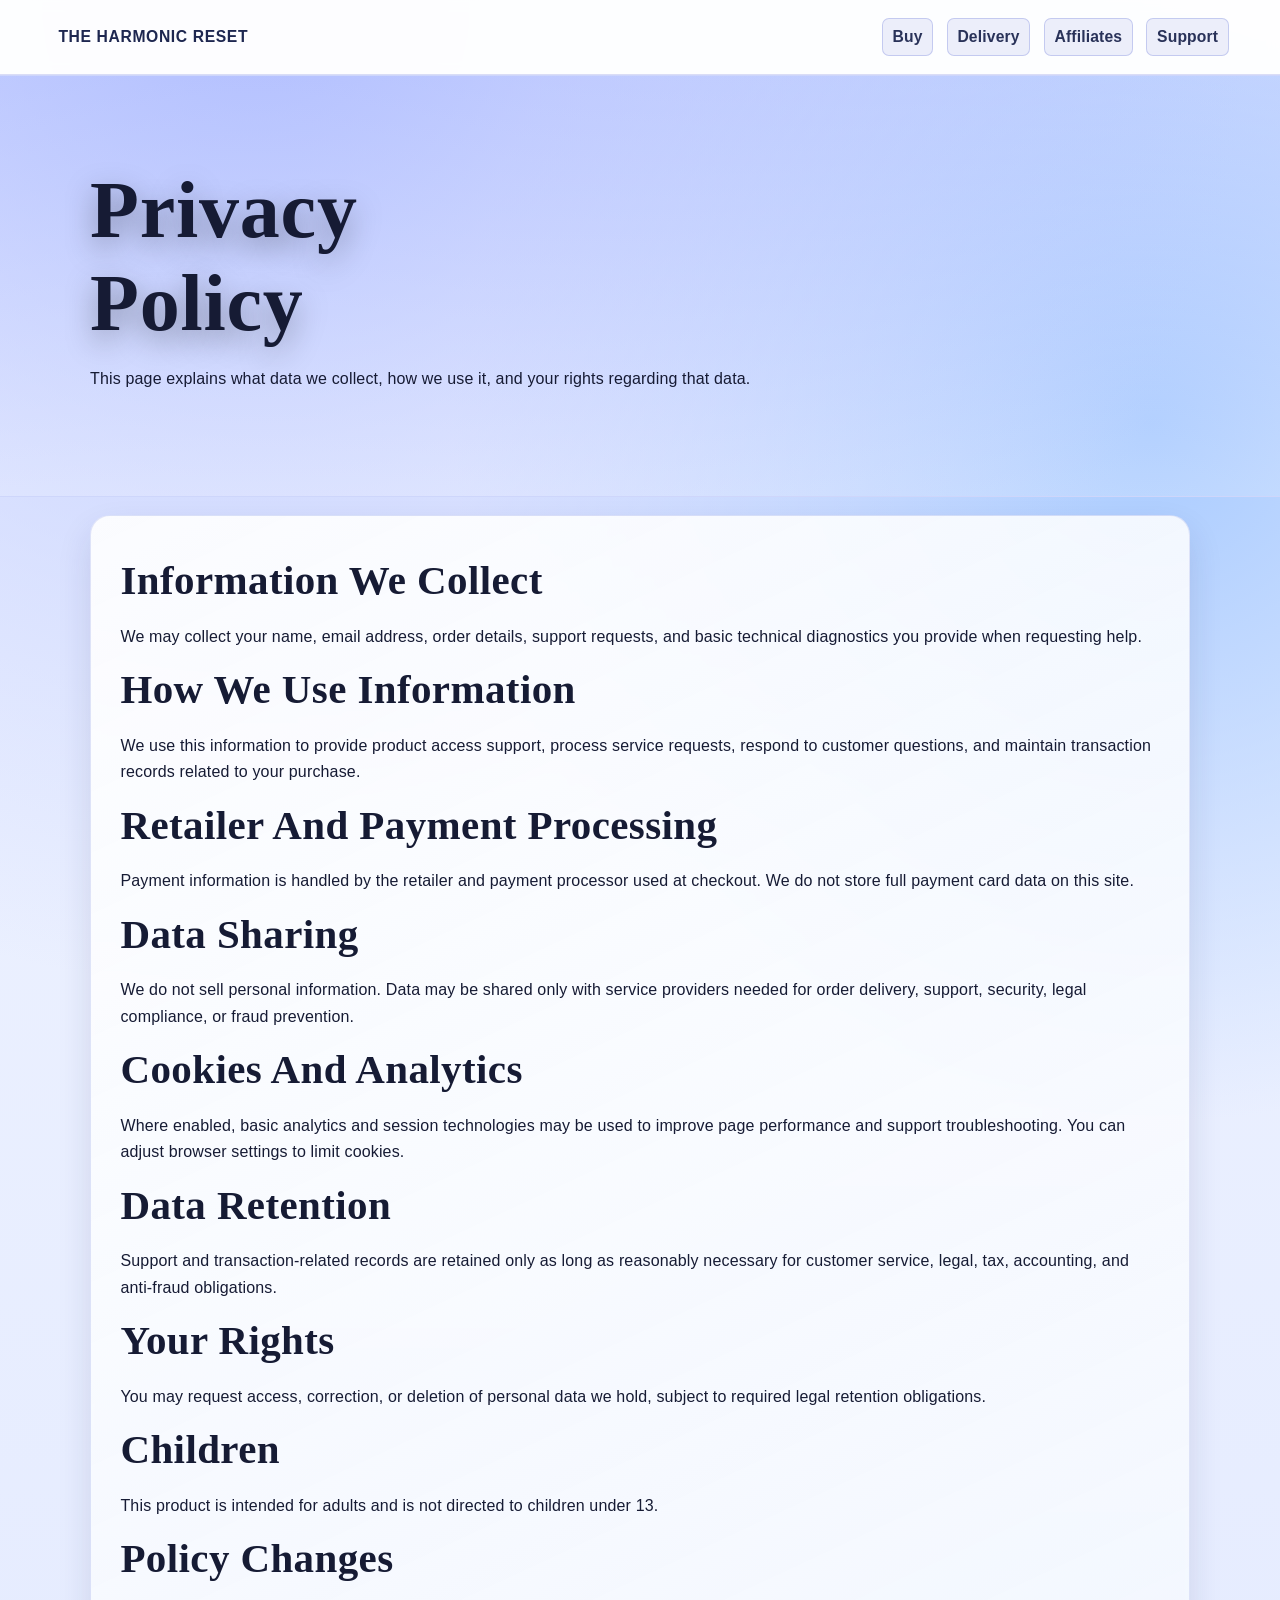
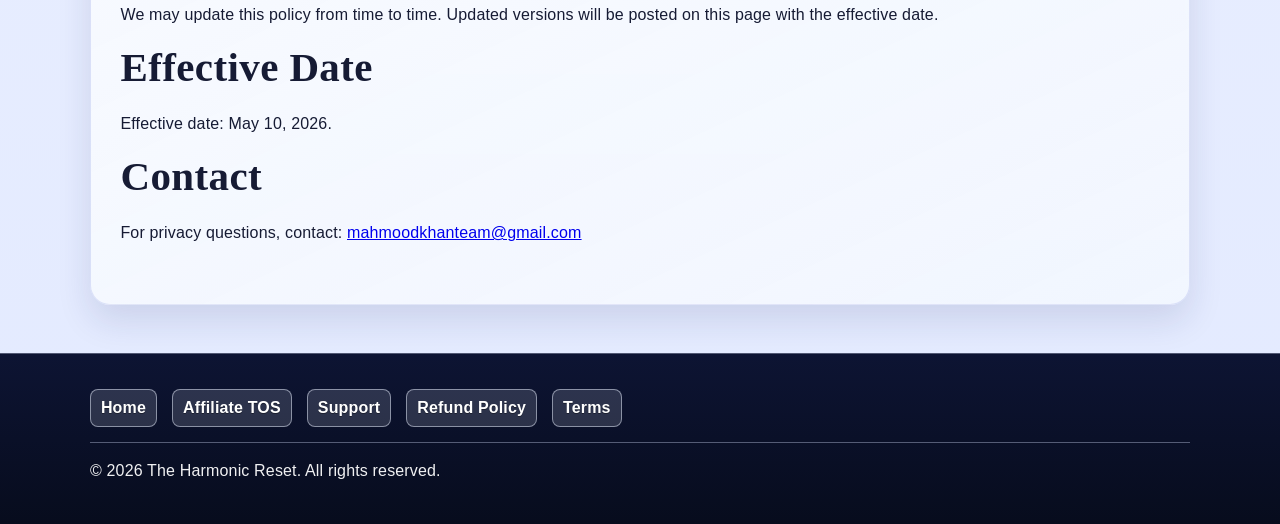
<file: privacy-policy.html>
<!doctype html>
<html lang="en">
<head>
  <meta charset="UTF-8" />
  <meta name="viewport" content="width=device-width, initial-scale=1.0" />
  <title>The Harmonic Reset - Privacy Policy</title>
  <link rel="stylesheet" href="style.css" />
</head>
<body>
  <nav class="top-nav plain-nav" aria-label="Primary Navigation">
    <a class="brand" href="index.html">The Harmonic Reset</a>
    <div class="top-links">
      <a class="small-link" href="https://beatviral.pay.clickbank.net/?cbitems=1">Buy</a>
      <a class="small-link" href="delivery.html">Delivery</a>
      <a class="small-link" href="affiliate.html">Affiliates</a>
      <a class="small-link" href="support.html">Support</a>
    </div>
  </nav>

  <header class="section section-accent" id="top">
    <div class="container">
      <h1>Privacy Policy</h1>
      <p>This page explains what data we collect, how we use it, and your rights regarding that data.</p>
    </div>
  </header>

  <main>
    <section class="section container">
      <h2>Information We Collect</h2>
      <p>We may collect your name, email address, order details, support requests, and basic technical diagnostics you provide when requesting help.</p>

      <h2>How We Use Information</h2>
      <p>We use this information to provide product access support, process service requests, respond to customer questions, and maintain transaction records related to your purchase.</p>

      <h2>Retailer And Payment Processing</h2>
      <p>Payment information is handled by the retailer and payment processor used at checkout. We do not store full payment card data on this site.</p>

      <h2>Data Sharing</h2>
      <p>We do not sell personal information. Data may be shared only with service providers needed for order delivery, support, security, legal compliance, or fraud prevention.</p>

      <h2>Cookies And Analytics</h2>
      <p>Where enabled, basic analytics and session technologies may be used to improve page performance and support troubleshooting. You can adjust browser settings to limit cookies.</p>

      <h2>Data Retention</h2>
      <p>Support and transaction-related records are retained only as long as reasonably necessary for customer service, legal, tax, accounting, and anti-fraud obligations.</p>

      <h2>Your Rights</h2>
      <p>You may request access, correction, or deletion of personal data we hold, subject to required legal retention obligations.</p>

      <h2>Children</h2>
      <p>This product is intended for adults and is not directed to children under 13.</p>

      <h2>Policy Changes</h2>
      <p>We may update this policy from time to time. Updated versions will be posted on this page with the effective date.</p>

      <h2>Effective Date</h2>
      <p>Effective date: May 10, 2026.</p>

      <h2>Contact</h2>
      <p>For privacy questions, contact: <a href="mailto:mahmoodkhanteam@gmail.com">mahmoodkhanteam@gmail.com</a></p>
    </section>
  </main>

  <footer class="site-footer">
    <div class="container">
      <nav class="footer-menu" aria-label="Footer Menu">
        <a href="index.html">Home</a>
        <a href="affiliate-tos.html">Affiliate TOS</a>
        <a href="support.html">Support</a>
        <a href="refund-policy.html">Refund Policy</a>
        <a href="terms.html">Terms</a>
      </nav>
      <p>© 2026 The Harmonic Reset. All rights reserved.</p>
    </div>
  </footer>
</body>
</html>
</file>
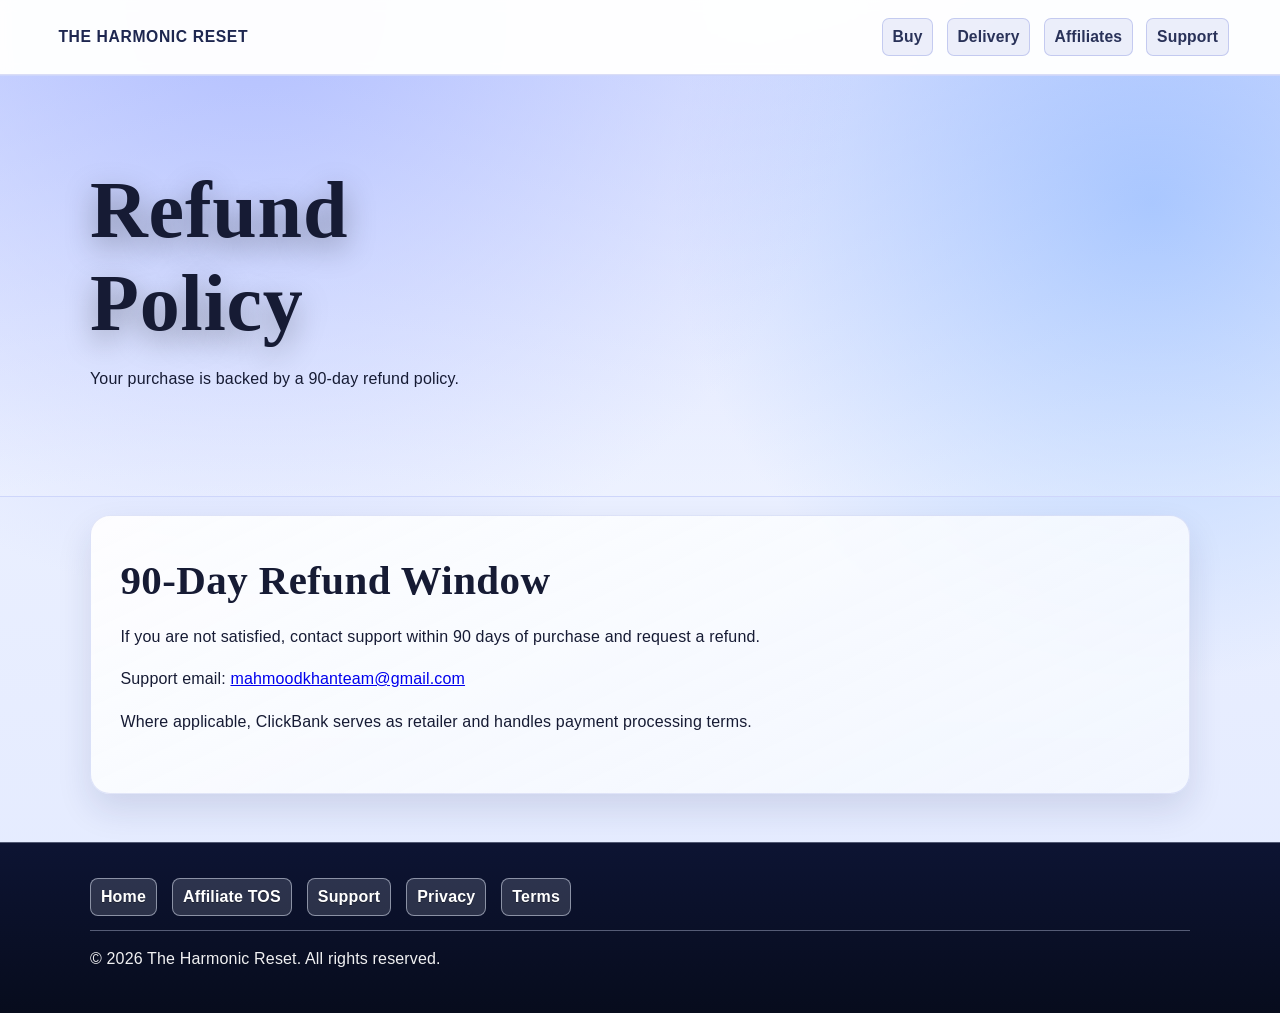
<file: refund-policy.html>
<!doctype html>
<html lang="en">
<head>
  <meta charset="UTF-8" />
  <meta name="viewport" content="width=device-width, initial-scale=1.0" />
  <title>The Harmonic Reset - Refund Policy</title>
  <link rel="stylesheet" href="style.css" />
</head>
<body>
  <nav class="top-nav plain-nav" aria-label="Primary Navigation">
    <a class="brand" href="index.html">The Harmonic Reset</a>
    <div class="top-links">
      <a class="small-link" href="https://beatviral.pay.clickbank.net/?cbitems=1">Buy</a>
      <a class="small-link" href="delivery.html">Delivery</a>
      <a class="small-link" href="affiliate.html">Affiliates</a>
      <a class="small-link" href="support.html">Support</a>
    </div>
  </nav>

  <header class="section section-accent" id="top">
    <div class="container">
      <h1>Refund Policy</h1>
      <p>Your purchase is backed by a 90-day refund policy.</p>
    </div>
  </header>

  <main>
    <section class="section container">
      <h2>90-Day Refund Window</h2>
      <p>If you are not satisfied, contact support within 90 days of purchase and request a refund.</p>
      <p>Support email: <a href="mailto:mahmoodkhanteam@gmail.com">mahmoodkhanteam@gmail.com</a></p>
      <p>Where applicable, ClickBank serves as retailer and handles payment processing terms.</p>
    </section>
  </main>

  <footer class="site-footer">
    <div class="container">
      <nav class="footer-menu" aria-label="Footer Menu">
        <a href="index.html">Home</a>
        <a href="affiliate-tos.html">Affiliate TOS</a>
        <a href="support.html">Support</a>
        <a href="privacy-policy.html">Privacy</a>
        <a href="terms.html">Terms</a>
      </nav>
      <p>© 2026 The Harmonic Reset. All rights reserved.</p>
    </div>
  </footer>
</body>
</html>
</file>
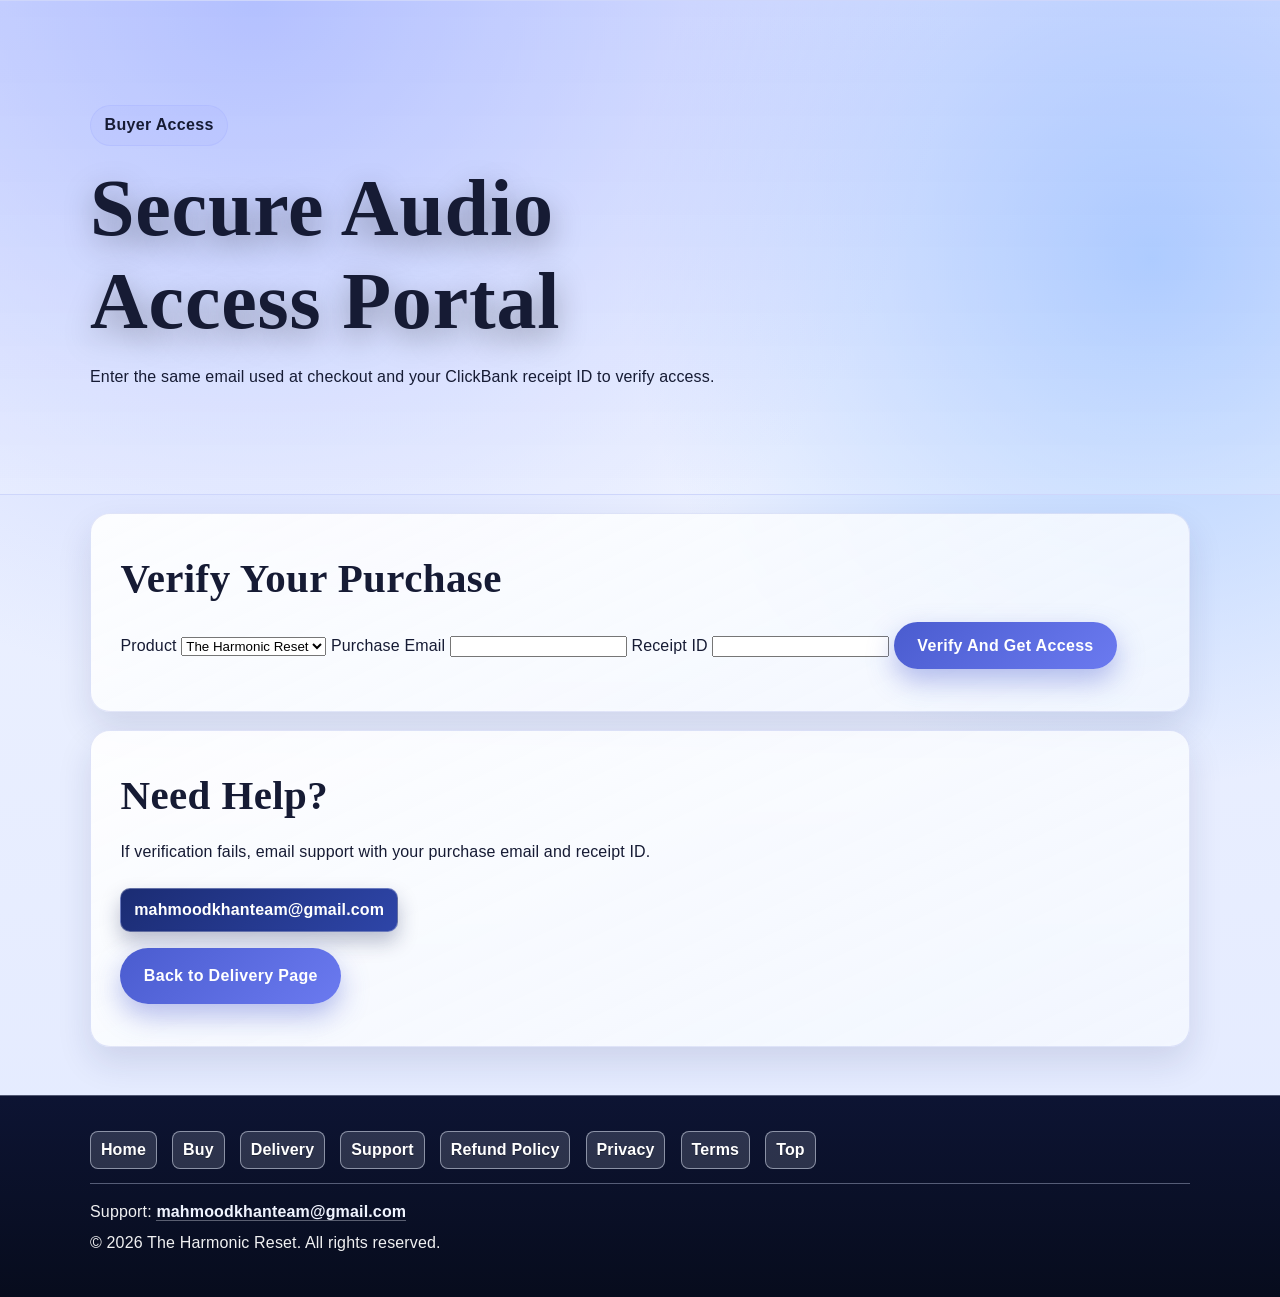
<file: secure-access.html>
<!doctype html>
<html lang="en">
<head>
  <meta charset="UTF-8" />
  <meta name="viewport" content="width=device-width, initial-scale=1.0" />
  <title>The Harmonic Reset - Secure Access</title>
  <link rel="stylesheet" href="style.css" />
</head>
<body>
  <header class="section section-accent" id="top">
    <div class="container">
      <p class="eyebrow">Buyer Access</p>
      <h1>Secure Audio Access Portal</h1>
      <p>Enter the same email used at checkout and your ClickBank receipt ID to verify access.</p>
    </div>
  </header>

  <main>
    <section class="section container">
      <h2>Verify Your Purchase</h2>
      <form id="access-form" class="access-form" novalidate>
        <label for="product-id">Product</label>
        <select id="product-id" name="productId" required>
          <option value="harmonic-reset">The Harmonic Reset</option>
        </select>

        <label for="buyer-email">Purchase Email</label>
        <input id="buyer-email" name="email" type="email" autocomplete="email" required />

        <label for="receipt-id">Receipt ID</label>
        <input id="receipt-id" name="receipt" type="text" autocomplete="off" required />

        <button class="cta-btn" id="verify-btn" type="submit">Verify And Get Access</button>
      </form>

      <div id="access-status" class="highlight" role="status" aria-live="polite" hidden></div>

      <div id="access-success" class="section container" hidden>
        <h3>Your Access Is Ready</h3>
        <p>Your link is time-limited for security. Open it now and save your file locally after access is granted.</p>
        <p><a id="access-link" class="yellow-btn big-btn" href="#">Open Audio Access Link</a></p>
      </div>
    </section>

    <section class="section container cta-band">
      <h2>Need Help?</h2>
      <p>If verification fails, email support with your purchase email and receipt ID.</p>
      <p><a class="support-email-link" href="mailto:mahmoodkhanteam@gmail.com">mahmoodkhanteam@gmail.com</a></p>
      <a class="cta-btn cta-btn-alt" href="delivery.html">Back to Delivery Page</a>
    </section>
  </main>

  <footer class="site-footer">
    <div class="container">
      <nav class="footer-menu" aria-label="Footer Menu">
        <a href="index.html">Home</a>
        <a href="https://beatviral.pay.clickbank.net/?cbitems=1">Buy</a>
        <a href="delivery.html">Delivery</a>
        <a href="support.html">Support</a>
        <a href="refund-policy.html">Refund Policy</a>
        <a href="privacy-policy.html">Privacy</a>
        <a href="terms.html">Terms</a>
        <a href="#top">Top</a>
      </nav>
      <p>Support: <a class="footer-inline-link" href="mailto:mahmoodkhanteam@gmail.com">mahmoodkhanteam@gmail.com</a></p>
      <p>© 2026 The Harmonic Reset. All rights reserved.</p>
    </div>
  </footer>

  <script src="secure-access.js"></script>
</body>
</html>
</file>
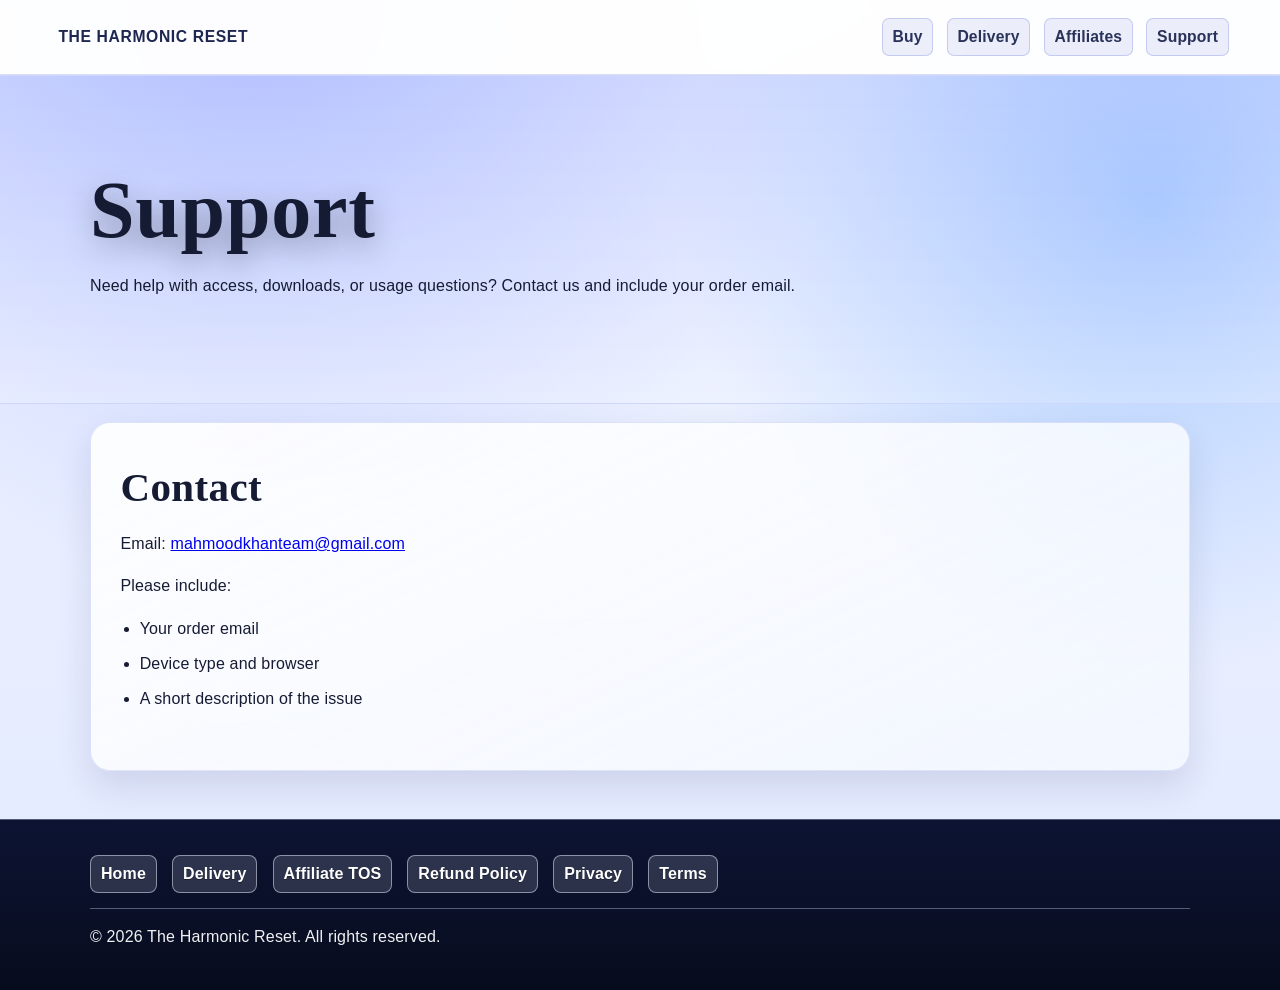
<file: support.html>
<!doctype html>
<html lang="en">
<head>
  <meta charset="UTF-8" />
  <meta name="viewport" content="width=device-width, initial-scale=1.0" />
  <title>The Harmonic Reset - Support</title>
  <link rel="stylesheet" href="style.css" />
</head>
<body>
  <nav class="top-nav plain-nav" aria-label="Primary Navigation">
    <a class="brand" href="index.html">The Harmonic Reset</a>
    <div class="top-links">
      <a class="small-link" href="https://beatviral.pay.clickbank.net/?cbitems=1">Buy</a>
      <a class="small-link" href="delivery.html">Delivery</a>
      <a class="small-link" href="affiliate.html">Affiliates</a>
      <a class="small-link" href="support.html">Support</a>
    </div>
  </nav>

  <header class="section section-accent" id="top">
    <div class="container">
      <h1>Support</h1>
      <p>Need help with access, downloads, or usage questions? Contact us and include your order email.</p>
    </div>
  </header>

  <main>
    <section class="section container">
      <h2>Contact</h2>
      <p>Email: <a href="mailto:mahmoodkhanteam@gmail.com">mahmoodkhanteam@gmail.com</a></p>
      <p>Please include:</p>
      <ul>
        <li>Your order email</li>
        <li>Device type and browser</li>
        <li>A short description of the issue</li>
      </ul>
    </section>
  </main>

  <footer class="site-footer">
    <div class="container">
      <nav class="footer-menu" aria-label="Footer Menu">
        <a href="index.html">Home</a>
        <a href="delivery.html">Delivery</a>
        <a href="affiliate-tos.html">Affiliate TOS</a>
        <a href="refund-policy.html">Refund Policy</a>
        <a href="privacy-policy.html">Privacy</a>
        <a href="terms.html">Terms</a>
      </nav>
      <p>© 2026 The Harmonic Reset. All rights reserved.</p>
    </div>
  </footer>
</body>
</html>
</file>
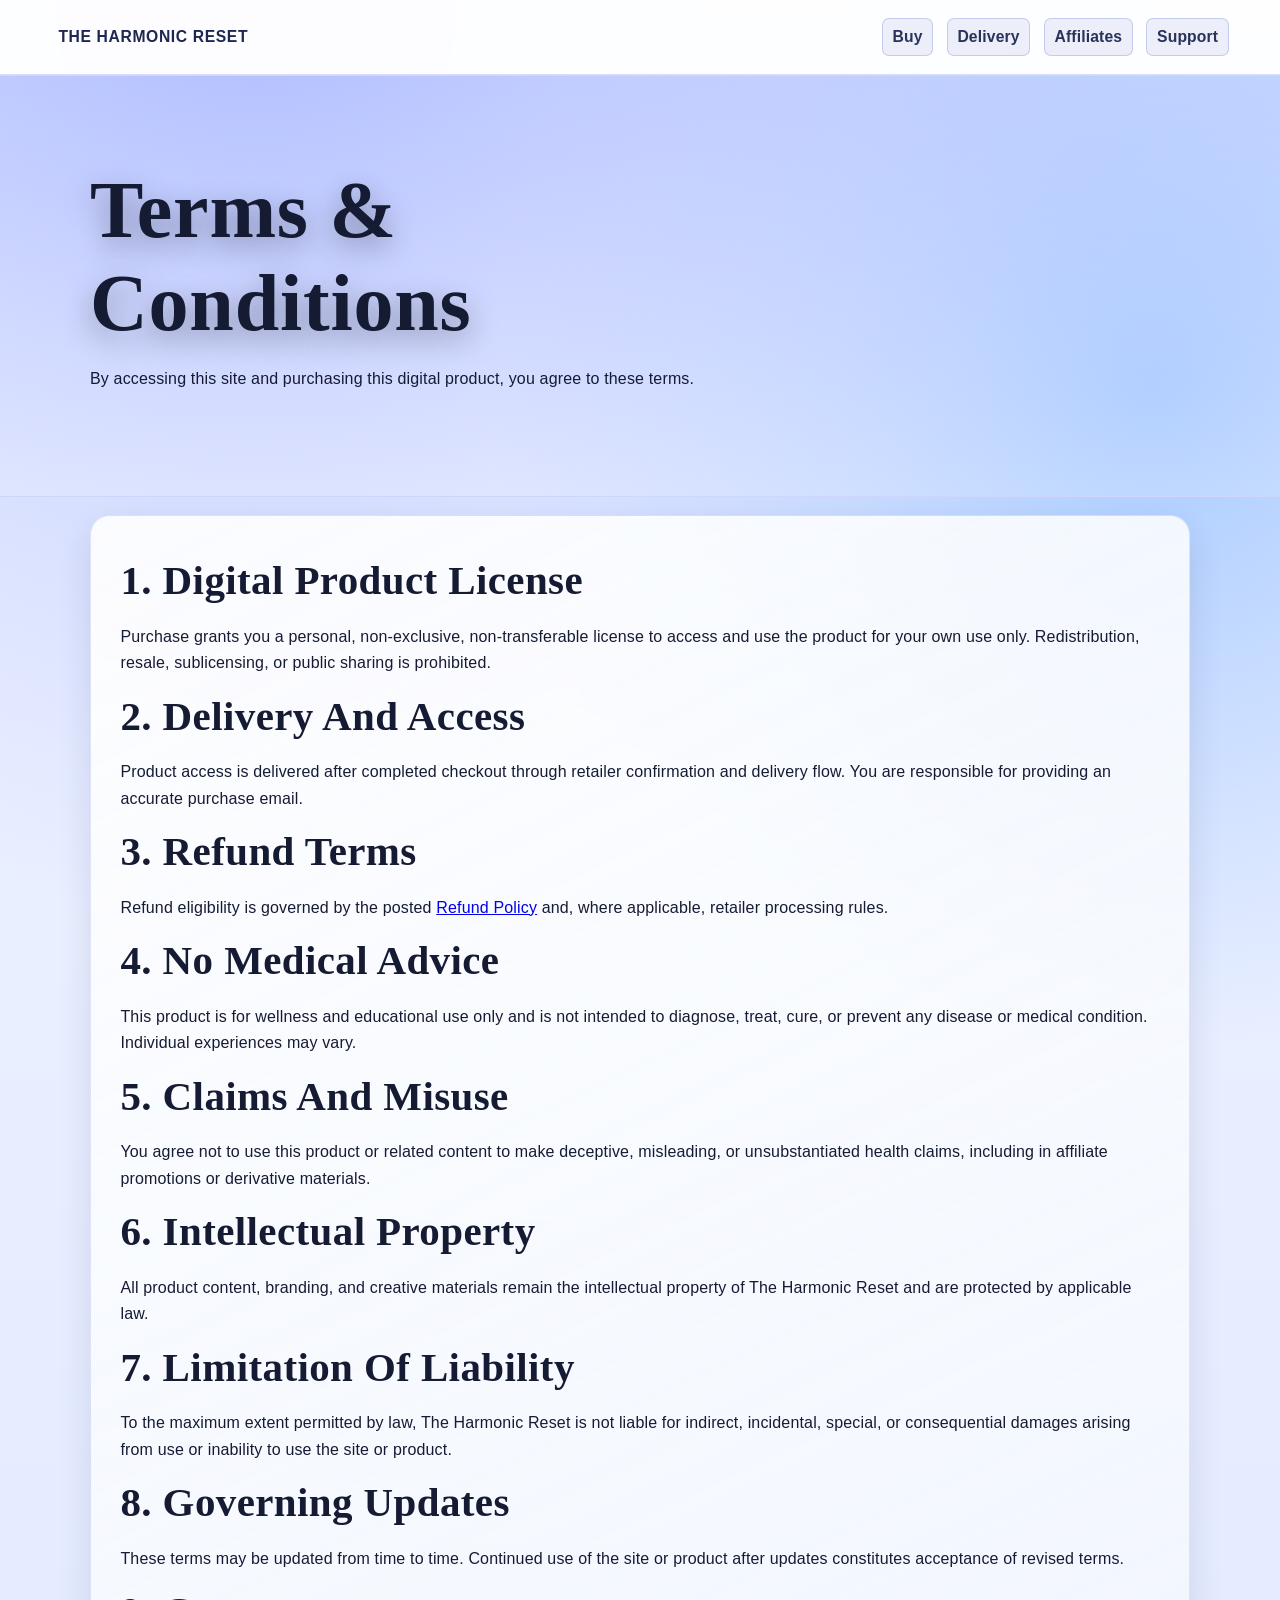
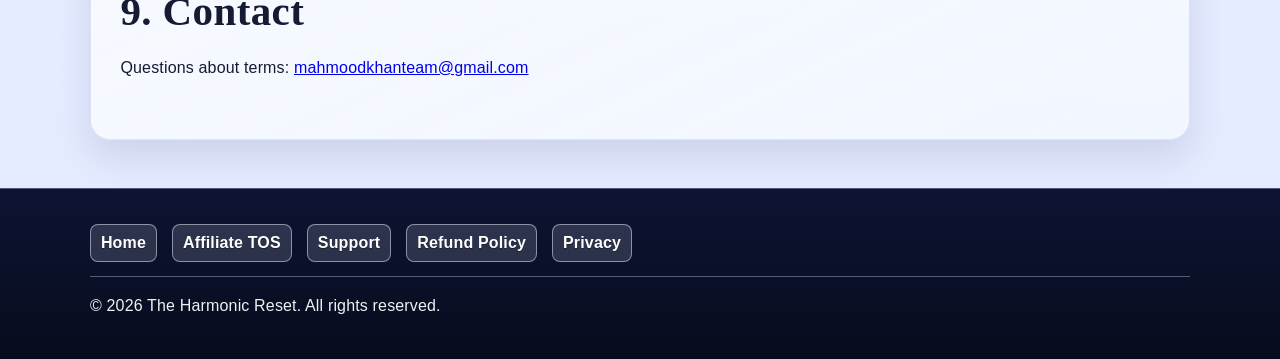
<file: terms.html>
<!doctype html>
<html lang="en">
<head>
  <meta charset="UTF-8" />
  <meta name="viewport" content="width=device-width, initial-scale=1.0" />
  <title>The Harmonic Reset - Terms & Conditions</title>
  <link rel="stylesheet" href="style.css" />
</head>
<body>
  <nav class="top-nav plain-nav" aria-label="Primary Navigation">
    <a class="brand" href="index.html">The Harmonic Reset</a>
    <div class="top-links">
      <a class="small-link" href="https://beatviral.pay.clickbank.net/?cbitems=1">Buy</a>
      <a class="small-link" href="delivery.html">Delivery</a>
      <a class="small-link" href="affiliate.html">Affiliates</a>
      <a class="small-link" href="support.html">Support</a>
    </div>
  </nav>

  <header class="section section-accent" id="top">
    <div class="container">
      <h1>Terms & Conditions</h1>
      <p>By accessing this site and purchasing this digital product, you agree to these terms.</p>
    </div>
  </header>

  <main>
    <section class="section container">
      <h2>1. Digital Product License</h2>
      <p>Purchase grants you a personal, non-exclusive, non-transferable license to access and use the product for your own use only. Redistribution, resale, sublicensing, or public sharing is prohibited.</p>

      <h2>2. Delivery And Access</h2>
      <p>Product access is delivered after completed checkout through retailer confirmation and delivery flow. You are responsible for providing an accurate purchase email.</p>

      <h2>3. Refund Terms</h2>
      <p>Refund eligibility is governed by the posted <a href="refund-policy.html">Refund Policy</a> and, where applicable, retailer processing rules.</p>

      <h2>4. No Medical Advice</h2>
      <p>This product is for wellness and educational use only and is not intended to diagnose, treat, cure, or prevent any disease or medical condition. Individual experiences may vary.</p>

      <h2>5. Claims And Misuse</h2>
      <p>You agree not to use this product or related content to make deceptive, misleading, or unsubstantiated health claims, including in affiliate promotions or derivative materials.</p>

      <h2>6. Intellectual Property</h2>
      <p>All product content, branding, and creative materials remain the intellectual property of The Harmonic Reset and are protected by applicable law.</p>

      <h2>7. Limitation Of Liability</h2>
      <p>To the maximum extent permitted by law, The Harmonic Reset is not liable for indirect, incidental, special, or consequential damages arising from use or inability to use the site or product.</p>

      <h2>8. Governing Updates</h2>
      <p>These terms may be updated from time to time. Continued use of the site or product after updates constitutes acceptance of revised terms.</p>

      <h2>9. Contact</h2>
      <p>Questions about terms: <a href="mailto:mahmoodkhanteam@gmail.com">mahmoodkhanteam@gmail.com</a></p>
    </section>
  </main>

  <footer class="site-footer">
    <div class="container">
      <nav class="footer-menu" aria-label="Footer Menu">
        <a href="index.html">Home</a>
        <a href="affiliate-tos.html">Affiliate TOS</a>
        <a href="support.html">Support</a>
        <a href="refund-policy.html">Refund Policy</a>
        <a href="privacy-policy.html">Privacy</a>
      </nav>
      <p>© 2026 The Harmonic Reset. All rights reserved.</p>
    </div>
  </footer>
</body>
</html>
</file>
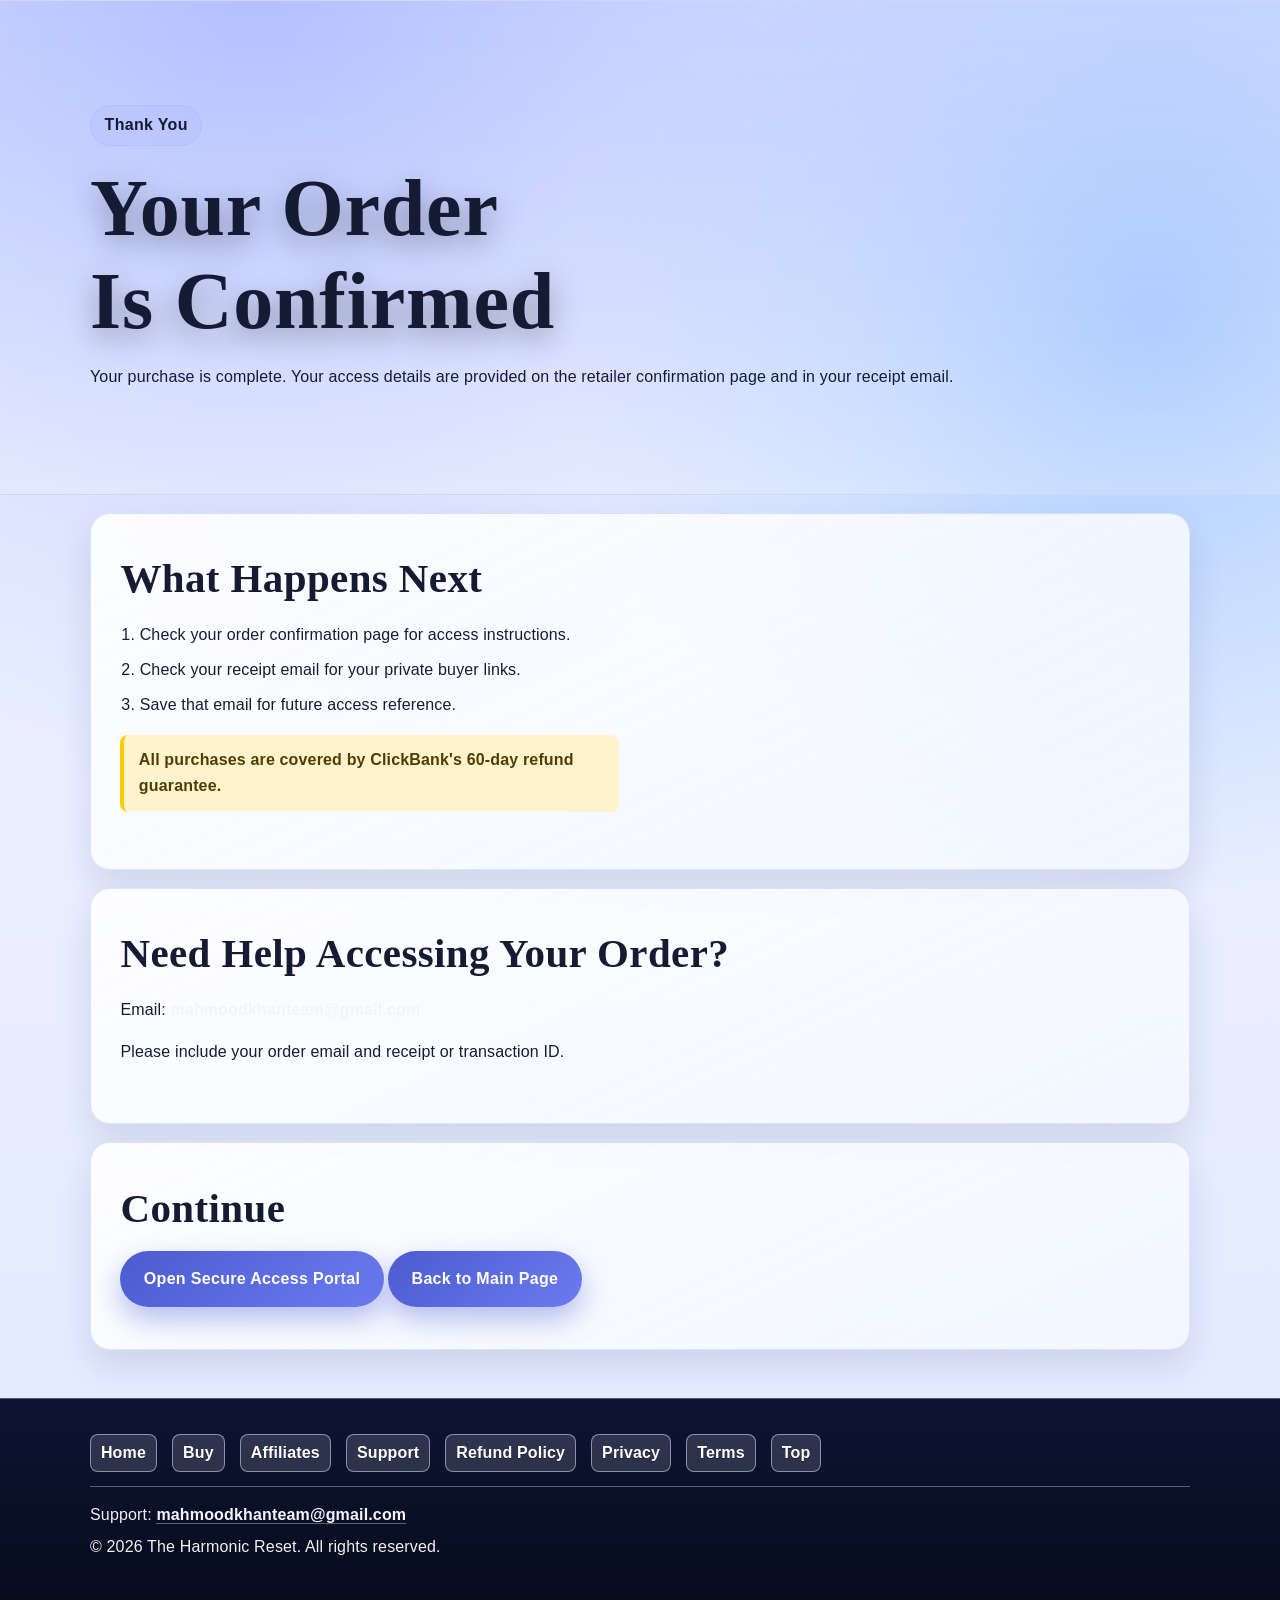
<file: thank-you.html>
<!doctype html>
<html lang="en">
<head>
  <meta charset="UTF-8" />
  <meta name="viewport" content="width=device-width, initial-scale=1.0" />
  <title>The Harmonic Reset - Thank You</title>
  <link rel="stylesheet" href="style.css" />
</head>
<body>
  <header class="section section-accent" id="top">
    <div class="container">
      <p class="eyebrow">Thank You</p>
      <h1>Your Order Is Confirmed</h1>
      <p>Your purchase is complete. Your access details are provided on the retailer confirmation page and in your receipt email.</p>
    </div>
  </header>

  <main>
    <section class="section container">
      <h2>What Happens Next</h2>
      <ol>
        <li>Check your order confirmation page for access instructions.</li>
        <li>Check your receipt email for your private buyer links.</li>
        <li>Save that email for future access reference.</li>
      </ol>
      <p class="highlight">All purchases are covered by ClickBank's 60-day refund guarantee.</p>
    </section>

    <section class="section container">
      <h2>Need Help Accessing Your Order?</h2>
      <p>Email: <a class="footer-inline-link" href="mailto:mahmoodkhanteam@gmail.com">mahmoodkhanteam@gmail.com</a></p>
      <p>Please include your order email and receipt or transaction ID.</p>
    </section>

    <section class="section container cta-band">
      <h2>Continue</h2>
      <a class="cta-btn" href="secure-access.html?product=harmonic-reset">Open Secure Access Portal</a>
      <a class="cta-btn cta-btn-alt" href="index.html">Back to Main Page</a>
    </section>
  </main>

  <footer class="site-footer">
    <div class="container">
      <nav class="footer-menu" aria-label="Footer Menu">
        <a href="index.html">Home</a>
        <a href="https://beatviral.pay.clickbank.net/?cbitems=1">Buy</a>
        <a href="affiliate.html">Affiliates</a>
        <a href="support.html">Support</a>
        <a href="refund-policy.html">Refund Policy</a>
        <a href="privacy-policy.html">Privacy</a>
        <a href="terms.html">Terms</a>
        <a href="#top">Top</a>
      </nav>
      <p>Support: <a class="footer-inline-link" href="mailto:mahmoodkhanteam@gmail.com">mahmoodkhanteam@gmail.com</a></p>
      <p>© 2026 The Harmonic Reset. All rights reserved.</p>
    </div>
  </footer>
</body>
</html>
</file>
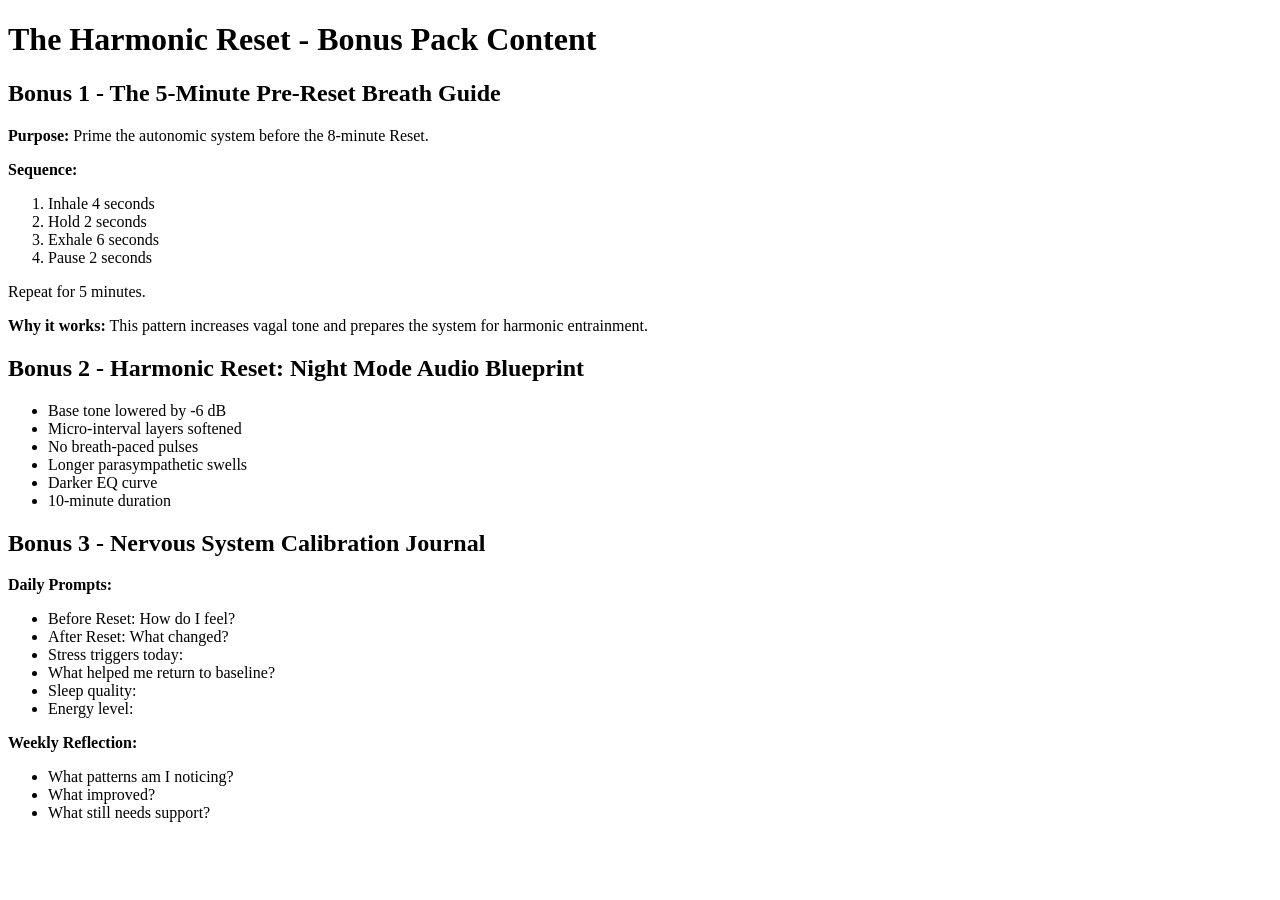
<file: downloads/bonuses-content.html>
<!doctype html>
<html lang="en">
<head>
  <meta charset="UTF-8" />
  <meta name="viewport" content="width=device-width, initial-scale=1.0" />
  <title>The Harmonic Reset - Bonuses Content</title>
</head>
<body>
  <h1>The Harmonic Reset - Bonus Pack Content</h1>

  <h2>Bonus 1 - The 5-Minute Pre-Reset Breath Guide</h2>
  <p><strong>Purpose:</strong> Prime the autonomic system before the 8-minute Reset.</p>
  <p><strong>Sequence:</strong></p>
  <ol>
    <li>Inhale 4 seconds</li>
    <li>Hold 2 seconds</li>
    <li>Exhale 6 seconds</li>
    <li>Pause 2 seconds</li>
  </ol>
  <p>Repeat for 5 minutes.</p>
  <p><strong>Why it works:</strong> This pattern increases vagal tone and prepares the system for harmonic entrainment.</p>

  <h2>Bonus 2 - Harmonic Reset: Night Mode Audio Blueprint</h2>
  <ul>
    <li>Base tone lowered by -6 dB</li>
    <li>Micro-interval layers softened</li>
    <li>No breath-paced pulses</li>
    <li>Longer parasympathetic swells</li>
    <li>Darker EQ curve</li>
    <li>10-minute duration</li>
  </ul>

  <h2>Bonus 3 - Nervous System Calibration Journal</h2>
  <p><strong>Daily Prompts:</strong></p>
  <ul>
    <li>Before Reset: How do I feel?</li>
    <li>After Reset: What changed?</li>
    <li>Stress triggers today:</li>
    <li>What helped me return to baseline?</li>
    <li>Sleep quality:</li>
    <li>Energy level:</li>
  </ul>
  <p><strong>Weekly Reflection:</strong></p>
  <ul>
    <li>What patterns am I noticing?</li>
    <li>What improved?</li>
    <li>What still needs support?</li>
  </ul>
</body>
</html>
</file>
<file: style.css>
:root {
	--bg-dark: #0d1020;
	--bg-mid: #171d36;
	--bg-soft: #eff3ff;
	--ink: #161b34;
	--ink-soft: #3f476d;
	--ink-soft-2: #5a638f;
	--brand: #4a5ccf;
	--brand-soft: #a8b4ff;
	--alert-red: #c40000;
	--offer-yellow: #ffcc00;
	--offer-yellow-deep: #b38f00;
	--white: #ffffff;
	--line: #ced6fb;
	--success: #1f9d7a;
	--radius: 20px;
	--radius-sm: 14px;
	--shadow: 0 24px 48px rgba(15, 18, 38, 0.22);
	--shadow-soft: 0 16px 34px rgba(24, 36, 88, 0.12);
	--shadow-lift: 0 22px 44px rgba(24, 36, 88, 0.2);
}

* {
	box-sizing: border-box;
}

html {
	scroll-behavior: smooth;
}

body {
	margin: 0;
	font-family: "Trebuchet MS", "Verdana", sans-serif;
	color: var(--ink);
	background:
		radial-gradient(circle at 20% 0%, #bcc8ff 0%, transparent 42%),
		radial-gradient(circle at 90% 20%, #a9cbff 0%, transparent 34%),
		linear-gradient(180deg, #f0f4ff 0%, #e3eaff 100%);
	line-height: 1.65;
	letter-spacing: 0.01em;
}

.announce-bar {
	background: linear-gradient(90deg, #0b143f, #27327d 45%, #1f2f7f);
	color: var(--white);
	text-align: center;
	padding: 0.68rem 1rem;
	font-weight: 700;
	letter-spacing: 0.03em;
	font-size: 0.9rem;
}

.announce-bar p {
	margin: 0;
}

.container {
	width: min(1100px, 92vw);
	margin: 0 auto;
}

.hero {
	position: relative;
	min-height: 88vh;
	display: flex;
	flex-direction: column;
	justify-content: flex-start;
	overflow: hidden;
	background:
		linear-gradient(125deg, rgba(15, 18, 38, 0.92), rgba(46, 46, 58, 0.82)),
		url("assets/hero-bg.jpg") center / cover no-repeat;
	color: var(--white);
}

.hero::after {
	content: "";
	position: absolute;
	inset: 0;
	background: linear-gradient(to top, rgba(13, 16, 32, 0.46), transparent 36%);
	pointer-events: none;
}

.hero::before {
	content: "";
	position: absolute;
	inset: -20% -20% auto auto;
	width: min(42vw, 520px);
	height: min(42vw, 520px);
	background: radial-gradient(circle, rgba(255, 204, 0, 0.24) 0%, rgba(255, 204, 0, 0) 68%);
	filter: blur(4px);
	animation: auraPulse 6s ease-in-out infinite;
	pointer-events: none;
	z-index: 1;
}

.hero-grid {
	display: grid;
	grid-template-columns: 1.2fr 0.8fr;
	gap: 1.4rem;
	align-items: center;
}

.hero-copy {
	max-width: 720px;
}

.hero-bullets {
	padding-left: 1.1rem;
	margin: 0 0 1.6rem;
}

.hero-bullets li {
	margin-bottom: 0.35rem;
	color: rgba(255, 255, 255, 0.94);
}

.offer-box {
	background: linear-gradient(160deg, rgba(255, 255, 255, 0.98), rgba(242, 246, 255, 0.95));
	color: var(--ink);
	border: 1px solid rgba(201, 214, 255, 0.95);
	border-radius: var(--radius);
	padding: 1.2rem 1.2rem;
	box-shadow: var(--shadow-lift);
	position: relative;
	overflow: hidden;
}

.offer-box::before {
	content: "";
	position: absolute;
	inset: 0 auto auto 0;
	height: 4px;
	width: 100%;
	background: linear-gradient(90deg, #ffcc00, #7e95ff 42%, #4a5ccf);
}

.offer-box h2 {
	font-size: 1.38rem;
	margin-bottom: 0.7rem;
}

.offer-box ul {
	padding-left: 1.05rem;
	margin-top: 0;
	margin-bottom: 1rem;
}

.offer-box li {
	margin-bottom: 0.45rem;
	color: var(--ink-soft);
}

.cta-btn.wide {
	display: block;
	text-align: center;
	width: 100%;
	margin-top: 0.4rem;
}

.micro-note {
	font-size: 0.85rem;
	margin-top: 0.5rem;
	margin-bottom: 0;
	color: var(--ink-soft-2);
	text-align: center;
}

.highlight {
	background: #fff3cd;
	border-left: 4px solid var(--offer-yellow);
	padding: 0.75rem 0.9rem;
	border-radius: 8px;
	font-weight: 700;
	color: #4e3e02;
	max-width: 56ch;
	margin: 0 0 1rem;
}

.value-stack p {
	font-size: 1rem;
	margin: 0.45rem 0;
	color: var(--ink-soft);
}

.value {
	color: var(--alert-red);
	font-weight: 900;
}

.total-value {
	text-align: center;
	font-size: 1.2rem;
	margin-top: 0.85rem;
	font-weight: 900;
	color: var(--ink);
}

.today-price {
	text-align: center;
	font-size: 1.55rem;
	margin: 0.8rem 0;
	color: var(--alert-red);
	font-weight: 900;
}

.today-price span {
	font-size: 1.85rem;
}

.hero-overlay {
	position: absolute;
	inset: 0;
	background:
		radial-gradient(circle at 80% 15%, rgba(168, 180, 255, 0.2), transparent 42%),
		radial-gradient(circle at 15% 80%, rgba(78, 125, 255, 0.18), transparent 38%);
	pointer-events: none;
}

.top-nav {
	position: relative;
	z-index: 2;
	display: flex;
	justify-content: space-between;
	align-items: center;
	padding: 1.1rem 4vw;
	background: linear-gradient(180deg, rgba(6, 10, 28, 0.82), rgba(9, 13, 32, 0.36));
	border-bottom: 1px solid rgba(189, 202, 255, 0.35);
}

.top-nav.plain-nav {
	position: sticky;
	top: 0;
	background: rgba(255, 255, 255, 0.96);
	border-bottom: 1px solid rgba(74, 92, 207, 0.2);
	backdrop-filter: blur(6px);
}

.top-nav.plain-nav .brand,
.top-nav.plain-nav .small-link {
	color: #1e2750;
}

.top-nav.plain-nav .small-link {
	font-weight: 700;
	background: rgba(74, 92, 207, 0.1);
	border-color: rgba(74, 92, 207, 0.26);
}

.top-links {
	display: flex;
	align-items: center;
	gap: 0.85rem;
	flex-wrap: wrap;
}

.brand,
.small-link {
	color: var(--white);
	text-decoration: none;
}

.brand {
	font-weight: 800;
	letter-spacing: 0.04em;
	text-transform: uppercase;
	font-size: 0.98rem;
	padding: 0.32rem 0.45rem;
	border-radius: 8px;
}

.small-link {
	font-size: 0.98rem;
	opacity: 0.95;
	padding: 0.34rem 0.6rem;
	border-radius: 7px;
	border: 1px solid rgba(189, 202, 255, 0.4);
	background: rgba(145, 162, 255, 0.18);
	transition: background-color 140ms ease, border-color 140ms ease;
}

.small-link:hover,
.small-link:focus-visible {
	background: rgba(168, 180, 255, 0.3);
	border-color: rgba(215, 224, 255, 0.75);
}

.hero-content {
	position: relative;
	z-index: 2;
	padding: 10vh 0 14vh;
}

.eyebrow {
	display: inline-block;
	padding: 0.4rem 0.85rem;
	border-radius: 999px;
	background: rgba(168, 180, 255, 0.2);
	border: 1px solid rgba(168, 180, 255, 0.45);
	margin-bottom: 1rem;
	font-weight: 600;
	letter-spacing: 0.02em;
}

h1,
h2,
h3 {
	margin-top: 0;
	line-height: 1.16;
	font-family: "Cambria", "Times New Roman", serif;
	letter-spacing: 0.01em;
}

.big-red {
	color: var(--alert-red);
	text-shadow: 0 1px 0 rgba(255, 255, 255, 0.28);
}

h1 {
	font-size: clamp(2.2rem, 7vw, 5rem);
	max-width: 12ch;
	margin-bottom: 0.9rem;
	text-shadow: 0 10px 30px rgba(0, 0, 0, 0.35);
}

.affiliate-hero h1 {
	background: linear-gradient(180deg, #ffffff 20%, #e7edff 72%);
	-webkit-background-clip: text;
	background-clip: text;
	color: transparent;
}

.subheadline {
	font-size: clamp(1.05rem, 2.2vw, 1.5rem);
	max-width: 56ch;
	color: rgba(255, 255, 255, 0.92);
	margin-bottom: 2rem;
}

.section {
	padding: 5.5rem 0;
}

.section.container {
	background: linear-gradient(155deg, rgba(255, 255, 255, 0.9), rgba(245, 249, 255, 0.78));
	border: 1px solid rgba(74, 92, 207, 0.15);
	border-radius: var(--radius);
	box-shadow: var(--shadow-soft);
	backdrop-filter: blur(2px);
	padding: 2.6rem clamp(1rem, 2.3vw, 2rem);
	margin-top: 1.1rem;
	margin-bottom: 1.1rem;
}

.section h2 {
	font-size: clamp(1.7rem, 3.2vw, 2.7rem);
	margin-bottom: 1.2rem;
}

.section-accent {
	background:
		linear-gradient(180deg, rgba(148, 164, 255, 0.22), rgba(255, 255, 255, 0.16)),
		url("assets/waveform.png") top right / 340px auto no-repeat;
	border-top: 1px solid var(--line);
	border-bottom: 1px solid var(--line);
}

.section-dark {
	background: linear-gradient(160deg, #0d132f, #1a2454);
	color: rgba(255, 255, 255, 0.94);
	border-top: 1px solid rgba(168, 180, 255, 0.25);
	border-bottom: 1px solid rgba(168, 180, 255, 0.25);
}

.section-dark h2 {
	color: var(--white);
}

.stack-grid {
	display: grid;
	gap: 1rem;
	grid-template-columns: repeat(auto-fit, minmax(230px, 1fr));
}

.stack-item {
	background: rgba(255, 255, 255, 0.08);
	border: 1px solid rgba(168, 180, 255, 0.35);
	border-radius: var(--radius-sm);
	padding: 1rem;
}

.stack-item h3 {
	font-size: 1.07rem;
	margin-bottom: 0.45rem;
	color: var(--white);
}

.stack-item p {
	margin: 0;
	color: rgba(255, 255, 255, 0.87);
}

ul,
ol {
	padding-left: 1.2rem;
}

li {
	margin-bottom: 0.55rem;
}

.benefit-list li {
	background: rgba(74, 92, 207, 0.06);
	border: 1px solid rgba(74, 92, 207, 0.18);
	border-radius: 12px;
	padding: 0.7rem 0.85rem;
	list-style-position: inside;
}

.card-grid {
	display: grid;
	gap: 1rem;
	grid-template-columns: repeat(auto-fit, minmax(220px, 1fr));
}

.card {
	background: var(--white);
	border: 1px solid var(--line);
	border-radius: var(--radius);
	padding: 1.1rem 1rem;
	box-shadow: var(--shadow-soft);
	transition: transform 180ms ease, box-shadow 180ms ease;
}

.card:hover,
.swipe-card:hover,
.stat-card:hover,
.step-card:hover {
	transform: translateY(-4px);
	box-shadow: var(--shadow-lift);
}

.card,
.swipe-card,
.stat-card,
.step-card,
.thesis-card {
	position: relative;
}

.card::after,
.swipe-card::after,
.stat-card::after,
.step-card::after,
.thesis-card::after {
	content: "";
	position: absolute;
	inset: auto 0 0 0;
	height: 2px;
	background: linear-gradient(90deg, rgba(74, 92, 207, 0), rgba(74, 92, 207, 0.45), rgba(74, 92, 207, 0));
}

.cta-band {
	border: 1px solid var(--line);
	border-radius: calc(var(--radius) + 4px);
	padding: 2rem;
	background: linear-gradient(145deg, #ffffff 0%, #f1f4ff 100%);
	box-shadow: var(--shadow);
}

.cta-btn {
	display: inline-block;
	border: none;
	border-radius: 999px;
	padding: 0.92rem 1.46rem;
	text-decoration: none;
	font-weight: 800;
	font-size: 1rem;
	letter-spacing: 0.02em;
	color: var(--white);
	background: linear-gradient(135deg, #4a5ccf, #6b7af0);
	box-shadow: 0 12px 28px rgba(74, 92, 207, 0.4);
	cursor: pointer;
	transition: transform 160ms ease, box-shadow 160ms ease;
}

.cta-btn:hover,
.cta-btn:focus-visible {
	transform: translateY(-2px);
	box-shadow: 0 14px 28px rgba(74, 92, 207, 0.42);
}

.cta-btn.secondary {
	background: linear-gradient(135deg, #2e2e3a, #4b4d67);
}

.yellow-btn {
	display: inline-block;
	background: var(--offer-yellow);
	color: #000;
	padding: 1rem 1.8rem;
	font-size: 1.2rem;
	font-weight: 900;
	text-align: center;
	border-radius: 10px;
	border: 2px solid #000;
	text-decoration: none;
	box-shadow: 0 6px 0 var(--offer-yellow-deep);
	transition: 0.1s ease-in-out;
}

.yellow-btn:hover,
.yellow-btn:focus-visible {
	background: #ffe066;
	box-shadow: 0 2px 0 var(--offer-yellow-deep);
	transform: translateY(2px);
}

@keyframes auraPulse {
	0% {
		transform: translate3d(0, 0, 0) scale(1);
		opacity: 0.7;
	}
	50% {
		transform: translate3d(-12px, 8px, 0) scale(1.05);
		opacity: 0.95;
	}
	100% {
		transform: translate3d(0, 0, 0) scale(1);
		opacity: 0.7;
	}
}

.big-btn {
	display: block;
	width: 100%;
	max-width: 420px;
	margin: 1rem auto 0;
}

.faq-list {
	display: grid;
	gap: 0.8rem;
}

.faq-item {
	border: 1px solid var(--line);
	border-radius: var(--radius-sm);
	background: rgba(255, 255, 255, 0.85);
	overflow: clip;
	box-shadow: 0 8px 18px rgba(20, 28, 70, 0.08);
}

.faq-question {
	width: 100%;
	text-align: left;
	border: none;
	background: transparent;
	padding: 1rem 1rem;
	font-size: 1rem;
	font-weight: 700;
	color: var(--ink);
	cursor: pointer;
}

.faq-answer {
	padding: 0 1rem 1rem;
	color: var(--ink-soft);
}

.guarantee-note {
	padding: 0.7rem 0.9rem;
	border-left: 4px solid var(--success);
	background: rgba(31, 157, 122, 0.08);
	border-radius: 8px;
}

.site-footer {
	margin-top: 3rem;
	background: linear-gradient(180deg, #0d1433, #070c1d);
	color: rgba(255, 255, 255, 0.94);
	padding: 2.2rem 0;
	border-top: 1px solid rgba(202, 214, 255, 0.38);
}

.footer-menu {
	display: flex;
	flex-wrap: wrap;
	gap: 0.72rem 0.95rem;
	margin: 0 0 0.95rem;
	padding: 0 0 0.9rem;
	border-bottom: 1px solid rgba(220, 228, 255, 0.36);
}

.footer-menu a {
	text-decoration: none;
	color: #ffffff;
	font-size: 1rem;
	font-weight: 700;
	letter-spacing: 0.01em;
	padding: 0.3rem 0.62rem;
	border-radius: 8px;
	border: 1px solid rgba(236, 242, 255, 0.5);
	background: rgba(236, 242, 255, 0.15);
	text-shadow: 0 1px 0 rgba(0, 0, 0, 0.35);
	transition: border-color 120ms ease, color 120ms ease, background-color 120ms ease;
}

.footer-menu a:hover,
.footer-menu a:focus-visible {
	color: #ffffff;
	border-color: rgba(255, 213, 64, 0.95);
	background: rgba(255, 204, 0, 0.28);
}

.footer-inline-link {
	color: #f0f4ff;
	font-weight: 700;
	text-decoration: none;
	border-bottom: 1px solid rgba(240, 244, 255, 0.35);
}

.cta-band .footer-inline-link {
	color: #1c2a66;
	border-bottom: 1px solid rgba(28, 42, 102, 0.4);
}

.cta-band .footer-inline-link:hover,
.cta-band .footer-inline-link:focus-visible {
	color: #0f1a47;
	border-bottom-color: rgba(15, 26, 71, 0.7);
}

.cta-band .support-email-link {
	display: inline-block;
	margin-top: 0.4rem;
	padding: 0.5rem 0.8rem;
	border-radius: 10px;
	background: linear-gradient(135deg, #1b2c73, #2e45a8);
	color: #ffffff;
	font-weight: 800;
	font-size: 1rem;
	letter-spacing: 0.01em;
	text-decoration: none;
	border: 1px solid rgba(255, 255, 255, 0.3);
	box-shadow: 0 10px 20px rgba(20, 32, 84, 0.28);
}

.cta-band .support-email-link:hover,
.cta-band .support-email-link:focus-visible {
	background: linear-gradient(135deg, #15245f, #253b92);
	color: #ffffff;
}

.site-footer p {
	margin: 0.3rem 0;
}

.split-grid {
	display: grid;
	grid-template-columns: 1.15fr 0.85fr;
	gap: 1.3rem;
	align-items: start;
}

.hero-cta-row {
	display: flex;
	flex-wrap: wrap;
	gap: 0.75rem;
	align-items: center;
	margin-bottom: 1rem;
}

.hero-proof-grid {
	display: grid;
	grid-template-columns: repeat(3, minmax(100px, 1fr));
	gap: 0.6rem;
	max-width: 640px;
}

.proof-chip {
	margin: 0;
	background: rgba(255, 255, 255, 0.11);
	border: 1px solid rgba(193, 204, 255, 0.56);
	border-radius: 12px;
	padding: 0.62rem 0.7rem;
	backdrop-filter: blur(4px);
	box-shadow: inset 0 1px 0 rgba(255, 255, 255, 0.2);
}

.proof-chip span {
	display: block;
	font-size: 0.72rem;
	letter-spacing: 0.05em;
	text-transform: uppercase;
	color: rgba(255, 255, 255, 0.82);
}

.proof-chip strong {
	font-size: 1.12rem;
	color: #fff;
}

.hero-metric-strip {
	display: grid;
	grid-template-columns: repeat(3, minmax(110px, 1fr));
	gap: 0.65rem;
	margin-top: 0.9rem;
	max-width: 700px;
}

.metric-tile {
	margin: 0;
	padding: 0.7rem 0.75rem;
	border-radius: 12px;
	background: rgba(7, 13, 35, 0.62);
	border: 1px solid rgba(222, 231, 255, 0.34);
	box-shadow: 0 14px 24px rgba(8, 12, 28, 0.25);
}

.metric-tile span {
	display: block;
	font-size: 0.72rem;
	text-transform: uppercase;
	letter-spacing: 0.06em;
	color: rgba(226, 234, 255, 0.8);
}

.metric-tile strong {
	font-size: 1.12rem;
	color: #ffffff;
}

.thesis-grid {
	display: grid;
	gap: 0.95rem;
	grid-template-columns: repeat(auto-fit, minmax(220px, 1fr));
	margin-top: 1rem;
}

.thesis-card {
	background: linear-gradient(160deg, #f9fbff, #edf3ff);
	border: 1px solid rgba(90, 112, 220, 0.2);
	border-radius: var(--radius-sm);
	padding: 1rem;
	box-shadow: var(--shadow-soft);
}

.thesis-card h3 {
	margin-bottom: 0.45rem;
}

.asset-tag {
	display: inline-block;
	margin-top: 0.45rem;
	font-size: 0.72rem;
	font-weight: 800;
	letter-spacing: 0.06em;
	padding: 0.2rem 0.45rem;
	border-radius: 999px;
	background: #ecf0ff;
	border: 1px solid #cfd8ff;
	color: #2f3f8f;
}

.commission-callout {
	margin-top: 0.95rem;
	padding: 0.8rem 0.9rem;
	border-left: 4px solid #4a5ccf;
	border-radius: 8px;
	background: rgba(74, 92, 207, 0.08);
	color: #26326b;
}

.timeline-grid .step-card {
	position: relative;
	overflow: hidden;
}

.timeline-grid .step-card::after {
	content: "";
	position: absolute;
	left: 0;
	right: 0;
	top: 0;
	height: 3px;
	background: linear-gradient(90deg, #4a5ccf, #8aa2ff);
}

.pill-list {
	list-style: none;
	padding: 0;
	margin: 0;
	display: flex;
	flex-wrap: wrap;
	gap: 0.6rem;
}

.pill-list li {
	margin: 0;
	padding: 0.55rem 0.8rem;
	border-radius: 999px;
	background: rgba(74, 92, 207, 0.11);
	border: 1px solid rgba(74, 92, 207, 0.25);
	font-weight: 700;
	color: #2c3769;
}

.stat-grid {
	display: grid;
	grid-template-columns: repeat(auto-fit, minmax(190px, 1fr));
	gap: 0.9rem;
	margin-top: 1rem;
}

.stat-card {
	background: linear-gradient(160deg, #ffffff, #f4f7ff);
	border: 1px solid var(--line);
	border-radius: var(--radius-sm);
	padding: 1rem;
	text-align: center;
	box-shadow: 0 10px 20px rgba(20, 28, 70, 0.08);
}

.stat-value {
	font-size: 1.4rem;
	font-weight: 900;
	color: var(--alert-red);
	margin: 0;
}

.stat-label {
	font-size: 0.95rem;
	margin: 0.3rem 0 0;
	color: var(--ink-soft);
}

.swipe-grid {
	display: grid;
	gap: 1rem;
}

.swipe-card {
	background: linear-gradient(160deg, #ffffff, #f4f7ff);
	border: 1px solid var(--line);
	border-radius: var(--radius-sm);
	padding: 1rem;
	box-shadow: 0 10px 20px rgba(20, 28, 70, 0.08);
}

.swipe-card h3 {
	margin-bottom: 0.5rem;
}

.step-grid {
	display: grid;
	grid-template-columns: repeat(auto-fit, minmax(190px, 1fr));
	gap: 0.9rem;
	margin-top: 1rem;
}

.step-card {
	background: linear-gradient(145deg, #ffffff 0%, #f4f6ff 100%);
	border: 1px solid var(--line);
	border-radius: var(--radius-sm);
	padding: 0.95rem;
	box-shadow: 0 10px 20px rgba(20, 28, 70, 0.08);
}

.step-num {
	font-size: 0.9rem;
	font-weight: 900;
	color: var(--alert-red);
	margin: 0 0 0.45rem;
	letter-spacing: 0.06em;
}

.compliance-box {
	border: 1px solid rgba(255, 255, 255, 0.18);
	border-radius: 12px;
	background: rgba(13, 16, 32, 0.68);
	padding: 0.95rem;
	margin-top: 0.8rem;
}

.compliance-box p {
	margin: 0;
	font-size: 0.88rem;
	line-height: 1.55;
	color: rgba(255, 255, 255, 0.9);
}

.link-cloud {
	display: flex;
	flex-wrap: wrap;
	gap: 0.8rem;
	margin-top: 1rem;
}

.link-cloud a {
	text-decoration: none;
	color: #1f2d66;
	font-weight: 700;
	font-size: 0.94rem;
	padding: 0.24rem 0.52rem;
	border-radius: 8px;
	border: 1px solid rgba(74, 92, 207, 0.34);
	background: rgba(255, 255, 255, 0.92);
	box-shadow: 0 6px 14px rgba(24, 36, 88, 0.12);
	transition: background-color 120ms ease, border-color 120ms ease, color 120ms ease;
}

.link-cloud a:hover,
.link-cloud a:focus-visible {
	color: #122052;
	background: #ffffff;
	border-color: rgba(74, 92, 207, 0.62);
}

.floating-cta {
	position: fixed;
	right: 1rem;
	bottom: 1rem;
	z-index: 80;
	display: inline-block;
	text-decoration: none;
	font-weight: 700;
	padding: 0.75rem 1rem;
	border-radius: 999px;
	background: linear-gradient(135deg, #4a5ccf, #6b7af0);
	color: var(--white);
	box-shadow: 0 14px 28px rgba(74, 92, 207, 0.45);
}

@media (max-width: 760px) {
	.hero-grid {
		grid-template-columns: 1fr;
	}

	.split-grid {
		grid-template-columns: 1fr;
	}

	.hero-proof-grid {
		grid-template-columns: 1fr;
	}

	.hero-metric-strip {
		grid-template-columns: 1fr;
	}

	.hero-content {
		padding: 9vh 0 11vh;
	}

	.section {
		padding: 4rem 0;
	}

	.cta-band {
		padding: 1.3rem;
	}

	.top-nav {
		padding-inline: 4.5vw;
	}

	.floating-cta {
		left: 0.75rem;
		right: 0.75rem;
		bottom: 0.75rem;
		text-align: center;
	}

	.footer-menu {
		gap: 0.45rem 0.7rem;
	}
}
</file>
